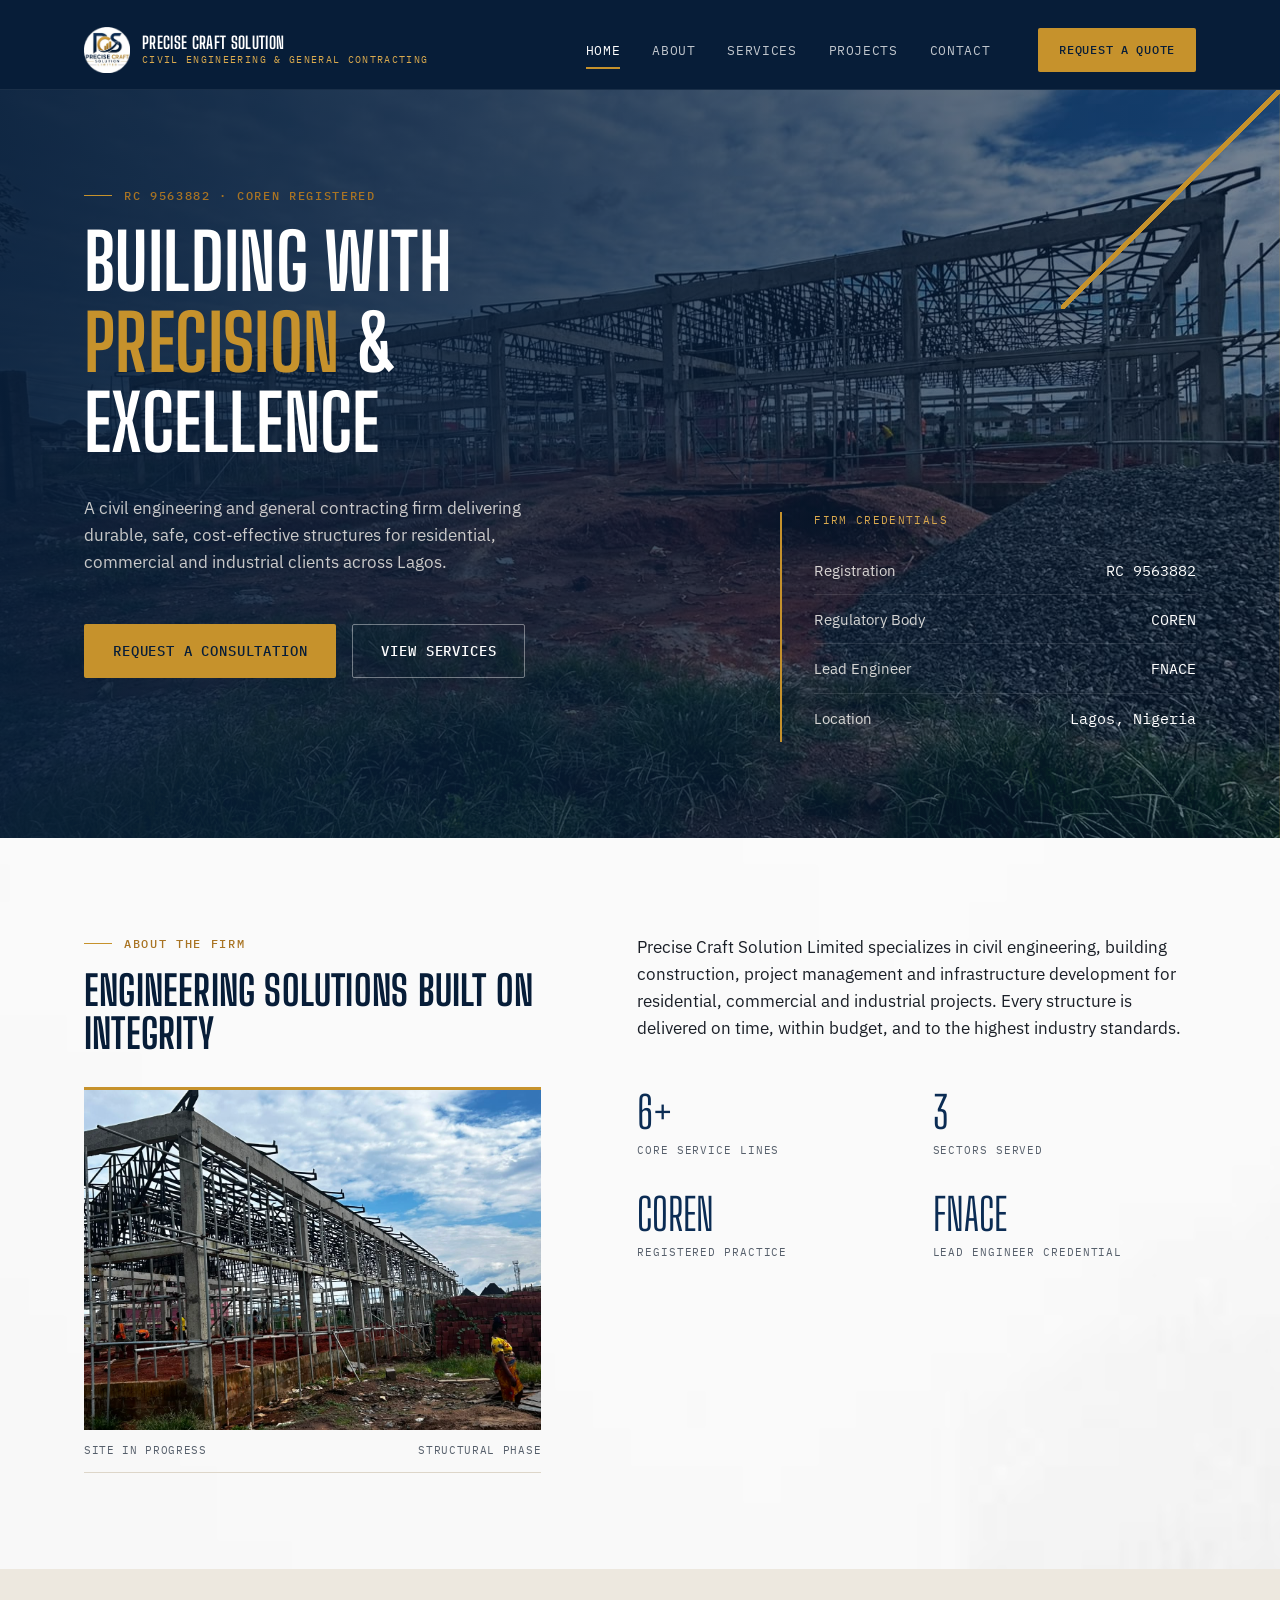
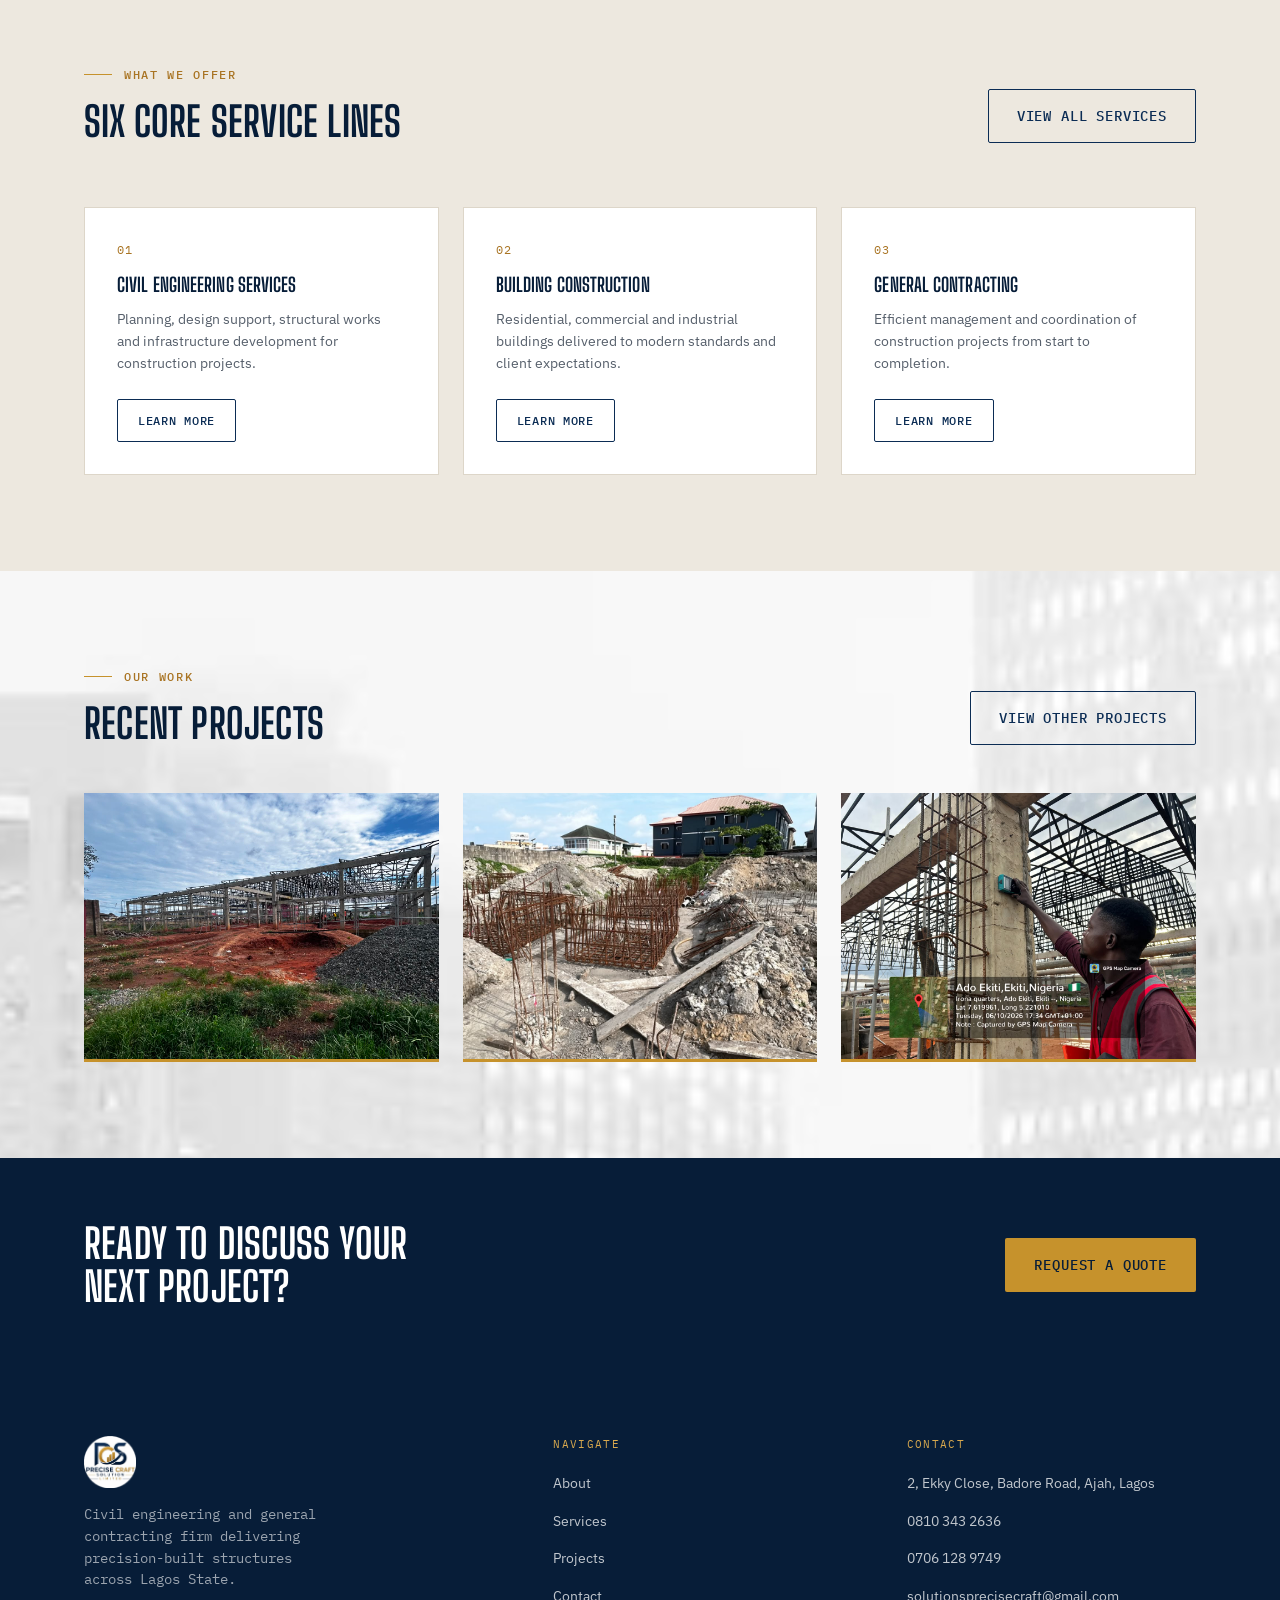
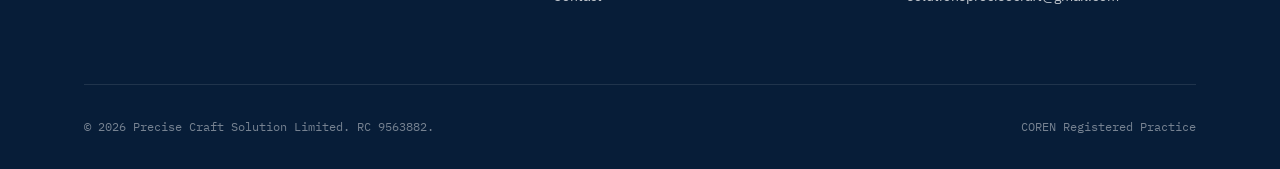
<file: index.html>
<!doctype html>
<html lang="en" class="no-js">
  <head>
    <script>
      document.documentElement.classList.replace("no-js", "js");
    </script>
    <link
      rel="preload"
      as="image"
      href="assets/images/works/IMG-20261025-WA0108.jpg"
    />
    <meta charset="UTF-8" />
    <meta name="viewport" content="width=device-width, initial-scale=1.0" />
    <title>
      Precise Craft Solution Limited | Civil Engineering & General Contracting
    </title>
    <meta
      name="description"
      content="Precise Craft Solution Limited is a COREN-registered civil engineering and general contracting firm delivering building construction, road works, renovation and project management across Lagos."
    />

    <meta
      property="og:title"
      content="Precise Craft Solution Limited | Civil Engineering & General Contracting"
    />
    <meta
      property="og:description"
      content="Precise Craft Solution Limited is a COREN-registered civil engineering and general contracting firm delivering building construction, road works, renovation and project management across Lagos"
    />
    <link rel="canonical" href="https://precisecraftsolution.com.ng/" />
    <meta
      property="og:image"
      content="https://precisecraftsolution.com.ng/assets/images/logo.png"
    />
    <meta property="og:url" content="https://precisecraftsolution.com.ng" />
    <meta property="og:type" content="website" />
    <meta name="twitter:card" content="summary_large_image" />

    <link rel="preconnect" href="https://fonts.googleapis.com" />
    <link rel="preconnect" href="https://fonts.gstatic.com" crossorigin />
    <link
      href="https://fonts.googleapis.com/css2?family=Big+Shoulders+Display:wght@600;700;800&family=IBM+Plex+Sans:wght@400;500;600&family=IBM+Plex+Mono:wght@400;500&display=swap"
      rel="stylesheet"
    />

    <link
      rel="icon"
      type="image/png"
      sizes="192x192"
      href="assets/Dsfavicon_io/android-chrome-192x192.png"
    />
    <link
      rel="icon"
      type="image/png"
      sizes="512x512"
      href="assets/Dsfavicon_io/android-chrome-512x512.png"
    />
    <link
      rel="apple-touch-icon"
      sizes="180x180"
      href="assets/Dsfavicon_io/apple-touch-icon.png"
    />
    <link
      rel="icon"
      type="image/png"
      sizes="32x32"
      href="assets/Dsfavicon_io/favicon-16x16.png"
    />
    <link
      rel="icon"
      type="image/png"
      sizes="16x16"
      href="assets/Dsfavicon_io/favicon-32x32.png"
    />
    <link rel="manifest" href="assets/Dsfavicon_io/site.webmanifest" />

    <link rel="stylesheet" href="css/variables.css" />
    <link rel="stylesheet" href="css/base.css" />
    <link rel="stylesheet" href="css/typography.css" />
    <link rel="stylesheet" href="css/components.css" />
    <link rel="stylesheet" href="css/home.css" />
  </head>
  <body>
    <!-- Page Loader -->
    <div class="page-loader" id="pageLoader">
      <div class="loader-logo"><img src="assets/images/logo.png" /></div>
      <div class="loader-bar"><div class="loader-fill"></div></div>
    </div>

    <a href="#main" class="visually-hidden">Skip to main content</a>

    <header class="site-header">
      <div class="container site-header__inner">
        <a href="index.html" class="site-header__brand">
          <img
            src="assets/images/logo.png"
            alt="Precise Craft Solution Limited logo"
          />
          <span class="site-header__brand-text"
            >Precise Craft Solution
            <span>Civil Engineering &amp; General Contracting</span>
          </span>
        </a>

        <nav class="site-nav" aria-label="Primary">
          <ul class="site-nav__list">
            <li><a href="index.html" aria-current="page">Home</a></li>
            <li><a href="about.html">About</a></li>
            <li><a href="services.html">Services</a></li>
            <li><a href="capabilities.html">Projects</a></li>
            <li><a href="contact.html">Contact</a></li>
          </ul>
          <a href="contact.html" class="btn btn-primary btn-small"
            >Request a Quote</a
          >
        </nav>

        <button
          class="nav-toggle"
          aria-label="Toggle menu"
          aria-expanded="false"
        >
          <span></span><span></span><span></span>
        </button>
      </div>
    </header>

    <main id="main">
      <!-- HERO -->
      <section class="hero">
        <div class="container hero__grid">
          <div>
            <p class="eyebrow">RC 9563882 · COREN Registered</p>
            <h1 class="hero__headline">
              Building With <em>Precision</em> &amp; Excellence
            </h1>
            <p class="hero__lead">
              A civil engineering and general contracting firm delivering
              durable, safe, cost-effective structures for residential,
              commercial and industrial clients across Lagos.
            </p>
            <div class="hero__actions">
              <a href="contact.html" class="btn btn-primary"
                >Request a Consultation</a
              >
              <a href="services.html" class="btn btn-outline-light"
                >View Services</a
              >
            </div>
          </div>

          <div class="hero__panel">
            <p class="hero__panel-label">Firm Credentials</p>
            <ul class="hero__panel-list">
              <li><span>Registration</span><span>RC 9563882</span></li>
              <li><span>Regulatory Body</span><span>COREN</span></li>
              <li><span>Lead Engineer</span><span>FNACE</span></li>
              <li><span>Location</span><span>Lagos, Nigeria</span></li>
            </ul>
          </div>
        </div>
      </section>

      <!-- INTRO / CAPACITY -->
      <section class="intro">
        <div class="container intro__grid">
          <div>
            <p class="eyebrow">About The Firm</p>
            <h2>Engineering Solutions Built On Integrity</h2>
            <div class="intro__media reveal" style="margin-top: var(--space-6)">
              <img
                src="assets/images/works/IMG-20261025-WA0107.jpg"
                alt="Concrete building structure under construction with scaffolding and site crane"
                loading="lazy"
              />
              <div class="intro__media-caption">
                <span>Site In Progress</span>
                <span>Structural Phase</span>
              </div>
            </div>
          </div>
          <div>
            <p class="lead">
              Precise Craft Solution Limited specializes in civil engineering,
              building construction, project management and infrastructure
              development for residential, commercial and industrial projects.
              Every structure is delivered on time, within budget, and to the
              highest industry standards.
            </p>

            <div class="intro__stats reveal">
              <div>
                <div class="stat__number">6+</div>
                <div class="stat__label">Core Service Lines</div>
              </div>
              <div>
                <div class="stat__number">3</div>
                <div class="stat__label">Sectors Served</div>
              </div>
              <div>
                <div class="stat__number">COREN</div>
                <div class="stat__label">Registered Practice</div>
              </div>
              <div>
                <div class="stat__number">FNACE</div>
                <div class="stat__label">Lead Engineer Credential</div>
              </div>
            </div>
          </div>
        </div>
      </section>

      <!-- SERVICES PREVIEW -->
      <section class="services-preview">
        <div class="container">
          <div class="services-preview__header">
            <div>
              <p class="eyebrow">What We Offer</p>
              <h2>Six Core Service Lines</h2>
            </div>
            <a href="services.html" class="btn btn-outline-dark"
              >View All Services</a
            >
          </div>

          <div class="service-grid">
            <article class="card reveal">
              <div class="card__index">01</div>
              <h3 class="card__title">Civil Engineering Services</h3>
              <p class="card__text">
                Planning, design support, structural works and infrastructure
                development for construction projects.
              </p>
              <a
                href="services.html#civil-engineering"
                class="btn btn-outline-dark btn-small"
                >Learn More</a
              >
            </article>

            <article class="card reveal">
              <div class="card__index">02</div>
              <h3 class="card__title">Building Construction</h3>
              <p class="card__text">
                Residential, commercial and industrial buildings delivered to
                modern standards and client expectations.
              </p>
              <a
                href="services.html#building-construction"
                class="btn btn-outline-dark btn-small"
                >Learn More</a
              >
            </article>

            <article class="card reveal">
              <div class="card__index">03</div>
              <h3 class="card__title">General Contracting</h3>
              <p class="card__text">
                Efficient management and coordination of construction projects
                from start to completion.
              </p>
              <a
                href="services.html#general-contracting"
                class="btn btn-outline-dark btn-small"
                >Learn More</a
              >
            </article>
          </div>
        </div>
      </section>

      <!-- RECENT WORK -->
      <section class="recent-work">
        <div class="container">
          <div class="recent-work__header">
            <div>
              <p class="eyebrow">Our Work</p>
              <h2>Recent Projects</h2>
            </div>
            <a href="capabilities.html" class="btn btn-outline-dark"
              >View Other Projects</a
            >
          </div>

          <div class="recent-work__grid">
            <figure class="recent-work__item reveal">
              <img
                src="assets/images/works/IMG-20261025-WA0100.jpg"
                alt=""
                loading="lazy"
                width="800"
                height="600"
              />
            </figure>
            <figure class="recent-work__item reveal">
              <img
                src="assets/images/works/IMG-20261025-WA0121.jpg"
                alt=""
                loading="lazy"
                width="800"
                height="600"
              />
            </figure>
            <figure class="recent-work__item reveal">
              <img
                src="assets/images/works/IMG-20261025-WA0103.jpg"
                alt=""
                loading="lazy"
                width="800"
                height="600"
              />
            </figure>
          </div>
        </div>
      </section>

      <!-- CTA BAND -->
      <section class="cta-band">
        <div class="container cta-band__inner">
          <h2>Ready To Discuss Your Next Project?</h2>
          <a href="contact.html" class="btn btn-primary">Request a Quote</a>
        </div>
      </section>
    </main>

    <footer class="site-footer">
      <div class="container">
        <div class="footer-grid">
          <div>
            <img
              src="assets/images/logo.png"
              alt="Precise Craft Solution Limited"
              style="height: 52px; width: 52px"
            />
            <p class="footer-brand__text">
              Civil engineering and general contracting firm delivering
              precision-built structures across Lagos State.
            </p>
          </div>
          <div>
            <p class="footer-heading">Navigate</p>
            <ul class="footer-list">
              <li><a href="about.html">About</a></li>
              <li><a href="services.html">Services</a></li>
              <li><a href="capabilities.html">Projects</a></li>
              <li><a href="contact.html">Contact</a></li>
            </ul>
          </div>
          <div>
            <p class="footer-heading">Contact</p>
            <ul class="footer-list">
              <li><span>2, Ekky Close, Badore Road, Ajah, Lagos</span></li>
              <li><a href="https://wa.me/2348103432636">0810 343 2636</a></li>
              <li>
                <a href="tel:+2347061289749" target="_blank">0706 128 9749</a>
              </li>
              <li>
                <a href="mailto:solutionsprecisecraft@gmail.com"
                  >solutionsprecisecraft@gmail.com</a
                >
              </li>
            </ul>
          </div>
        </div>
        <div class="footer-bottom">
          <span>&copy; 2026 Precise Craft Solution Limited. RC 9563882.</span>
          <span>COREN Registered Practice</span>
        </div>
      </div>
    </footer>

    <script src="js/main.js"></script>
  </body>
</html>
</file>
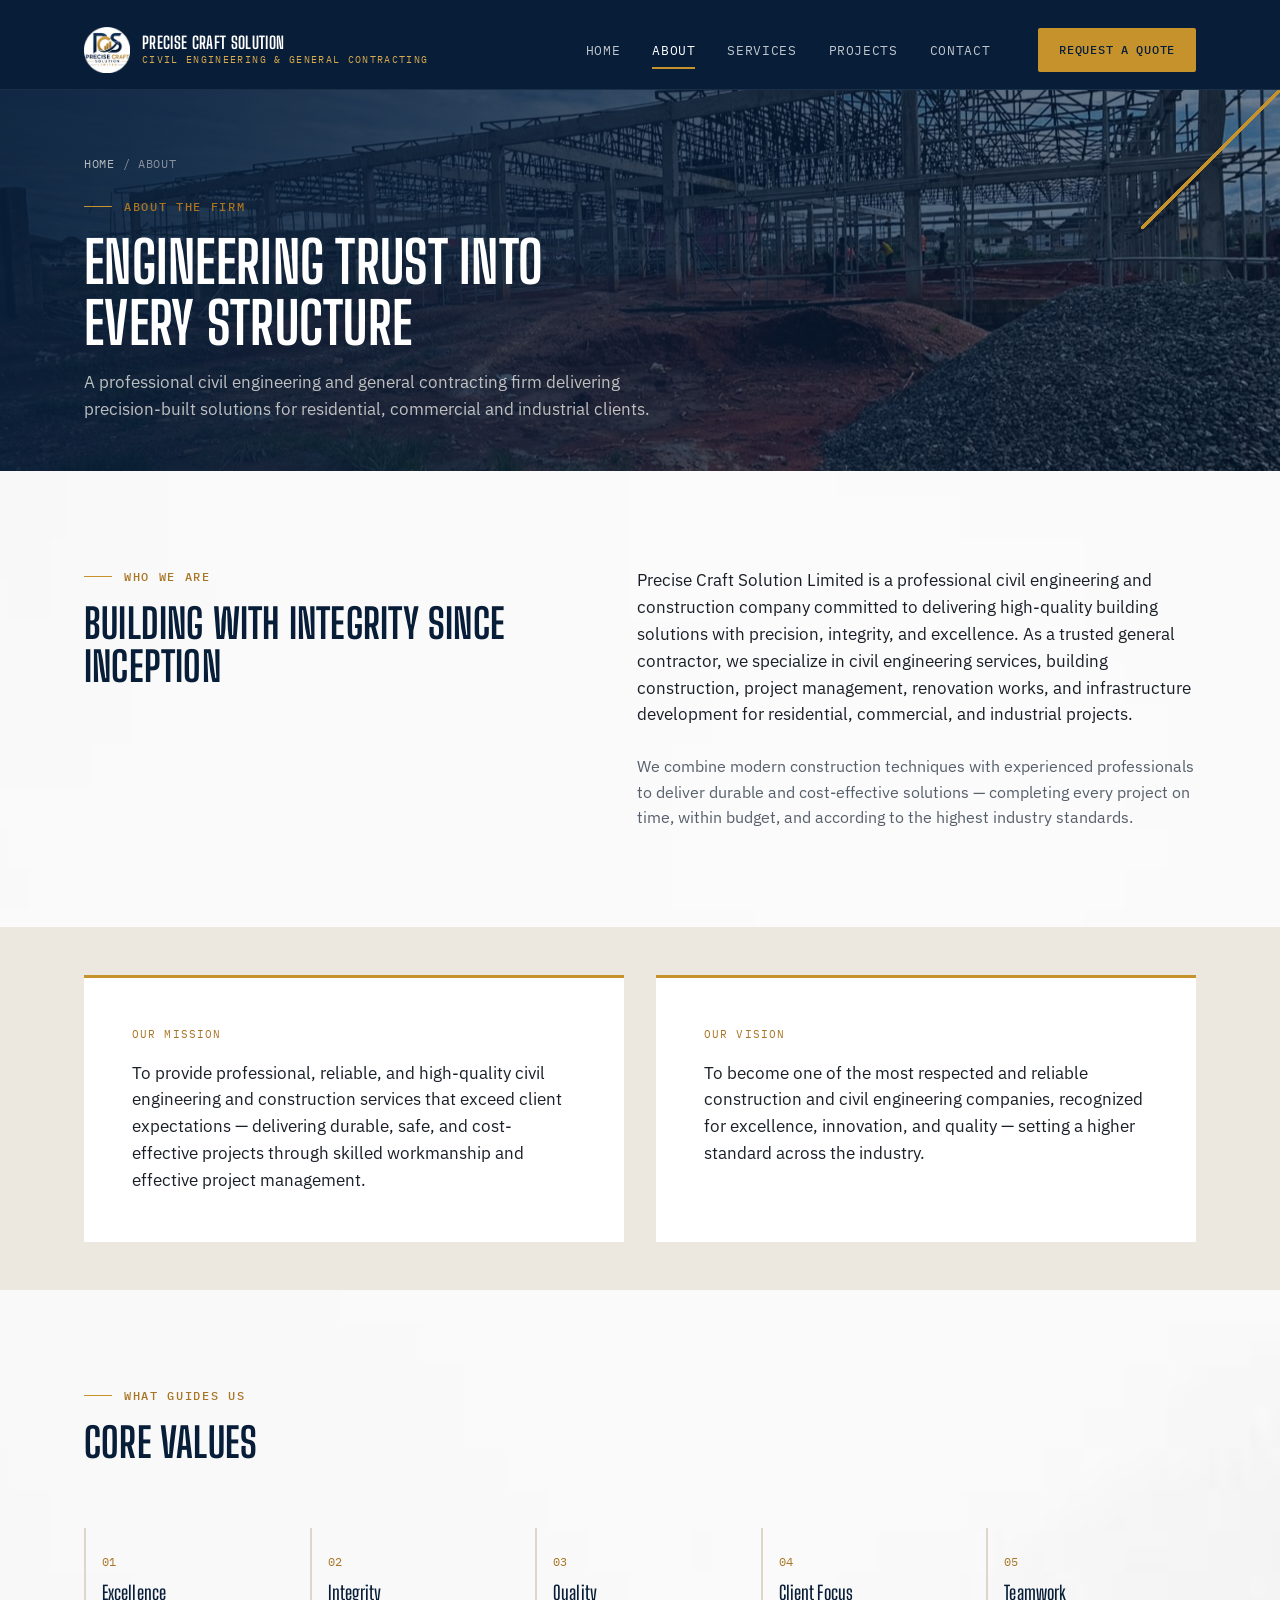
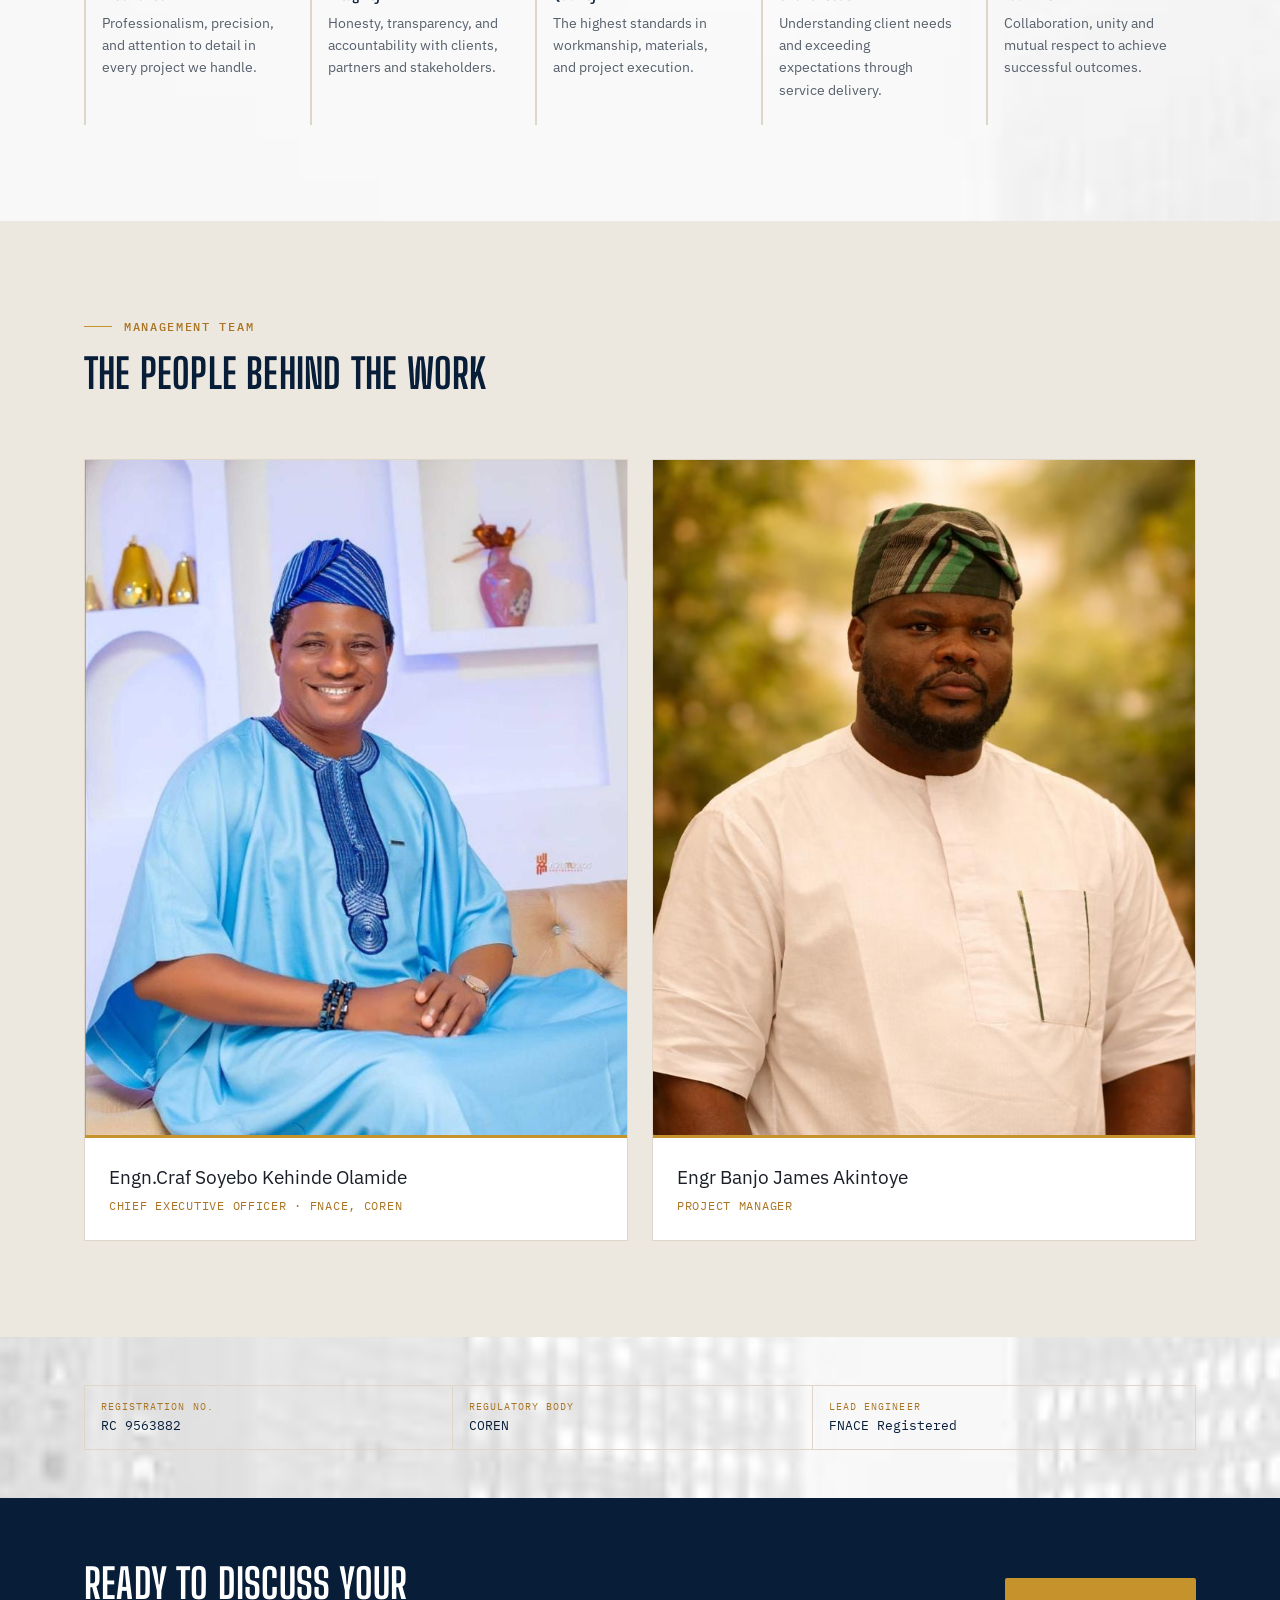
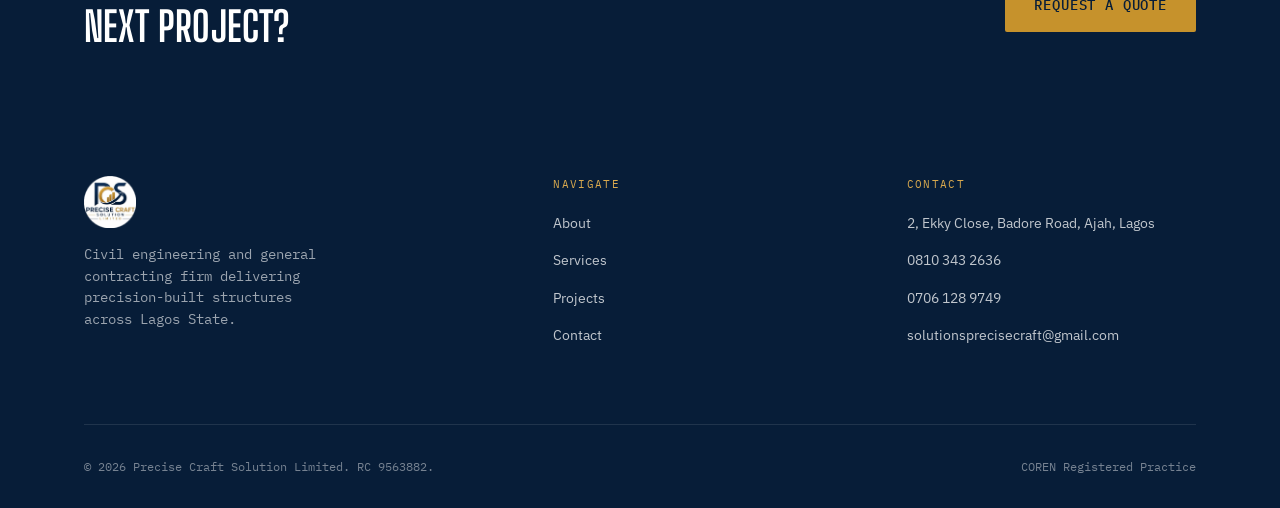
<file: about.html>
<!DOCTYPE html>
<html lang="en" class="no-js">
<head>
  <script>document.documentElement.classList.replace('no-js','js');</script>
  <meta charset="UTF-8">
  <meta name="viewport" content="width=device-width, initial-scale=1.0">
  <title>About Us | Precise Craft Solution Limited</title>
  <meta name="description" content="Precise Craft Solution Limited — a COREN-registered civil engineering and general contracting firm. Learn our mission, values and meet the management team.">

   <meta
      property="og:title"
      content="Precise Craft Solution Limited | Civil Engineering & General Contracting"
    />
    <meta
      property="og:description"
      content="Precise Craft Solution Limited is a COREN-registered civil engineering and general contracting firm delivering building construction, road works, renovation and project management across Lagos"
    />
    <link rel="canonical" href="https://precisecraftsolution.com.ng/">
    <meta property="og:image" content="https://precisecraftsolution.com.ng/assets/images/logo.png" />
    <meta property="og:url" content="https://precisecraftsolution.com.ng" />
    <meta property="og:type" content="website" />
    <meta name="twitter:card" content="summary_large_image" />

    
  <link rel="preconnect" href="https://fonts.googleapis.com">
  <link rel="preconnect" href="https://fonts.gstatic.com" crossorigin>
  <link href="https://fonts.googleapis.com/css2?family=Big+Shoulders+Display:wght@600;700;800&family=IBM+Plex+Sans:wght@400;500;600&family=IBM+Plex+Mono:wght@400;500&display=swap" rel="stylesheet">
  
   <link rel="icon" type="image/png" sizes="192x192" href="assets/Dsfavicon_io/android-chrome-192x192.png">
    <link rel="icon" type="image/png" sizes="512x512" href="assets/Dsfavicon_io/android-chrome-512x512.png">
   <link rel="apple-touch-icon" sizes="180x180" href="assets/Dsfavicon_io/apple-touch-icon.png">
   <link rel="icon" type="image/png" sizes="32x32" href="assets/Dsfavicon_io/favicon-16x16.png">
   <link rel="icon" type="image/png" sizes="16x16" href="assets/Dsfavicon_io/favicon-32x32.png">
   <link rel="manifest" href="assets/Dsfavicon_io/site.webmanifest">
   
  <link rel="stylesheet" href="css/variables.css">
  <link rel="stylesheet" href="css/base.css">
  <link rel="stylesheet" href="css/typography.css">
  <link rel="stylesheet" href="css/components.css">
  <link rel="stylesheet" href="css/home.css">
  <link rel="stylesheet" href="css/about.css">
</head>
<body>

   <!-- Page Loader -->
    <div class="page-loader" id="pageLoader">
      <div class="loader-logo"><img src="assets/images/logo.png"></div>
      <div class="loader-bar"><div class="loader-fill"></div></div>
    </div>

  <a href="#main" class="visually-hidden">Skip to main content</a>

  <header class="site-header">
    <div class="container site-header__inner">
      <a href="index.html" class="site-header__brand">
        <img src="assets/images/logo.png" alt="Precise Craft Solution Limited logo">
        <span class="site-header__brand-text">Precise Craft Solution
          <span>Civil Engineering &amp; General Contracting</span>
        </span>
      </a>

      <nav class="site-nav" aria-label="Primary">
        <ul class="site-nav__list">
          <li><a href="index.html">Home</a></li>
          <li><a href="about.html" aria-current="page">About</a></li>
          <li><a href="services.html">Services</a></li>
          <li><a href="capabilities.html">Projects</a></li>
          <li><a href="contact.html">Contact</a></li>
        </ul>
        <a href="contact.html" class="btn btn-primary btn-small">Request a Quote</a>
      </nav>

      <button class="nav-toggle" aria-label="Toggle menu" aria-expanded="false">
        <span></span><span></span><span></span>
      </button>
    </div>
  </header>

  <main id="main">

    <section class="page-hero">
      <div class="container">
        <p class="breadcrumb"><a href="index.html">Home</a> / About</p>
        <p class="eyebrow">About The Firm</p>
        <h1 class="page-hero__title">Engineering Trust Into Every Structure</h1>
        <p class="page-hero__lead">A professional civil engineering and general contracting firm delivering precision-built solutions for residential, commercial and industrial clients.</p>
      </div>
    </section>

    <!-- COMPANY OVERVIEW -->
    <section class="section">
      <div class="container intro__grid">
        <div>
          <p class="eyebrow">Who We Are</p>
          <h2>Building With Integrity Since Inception</h2>
        </div>
        <div>
          <p class="lead">Precise Craft Solution Limited is a professional civil engineering and construction company committed to delivering high-quality building solutions with precision, integrity, and excellence. As a trusted general contractor, we specialize in civil engineering services, building construction, project management, renovation works, and infrastructure development for residential, commercial, and industrial projects.</p>
          <br>
          <p>We combine modern construction techniques with experienced professionals to deliver durable and cost-effective solutions — completing every project on time, within budget, and according to the highest industry standards.</p>
        </div>
      </div>
    </section>

    <!-- MISSION / VISION -->
    <section class="section section--alt section--tight">
      <div class="container">
        <div class="mv-grid">
          <div class="mv-panel reveal">
            <p class="mv-panel__label">Our Mission</p>
            <p class="lead">To provide professional, reliable, and high-quality civil engineering and construction services that exceed client expectations — delivering durable, safe, and cost-effective projects through skilled workmanship and effective project management.</p>
          </div>
          <div class="mv-panel reveal">
            <p class="mv-panel__label">Our Vision</p>
            <p class="lead">To become one of the most respected and reliable construction and civil engineering companies, recognized for excellence, innovation, and quality — setting a higher standard across the industry.</p>
          </div>
        </div>
      </div>
    </section>

    <!-- CORE VALUES -->
    <section class="section">
      <div class="container">
        <div class="section__header">
          <p class="eyebrow">What Guides Us</p>
          <h2>Core Values</h2>
        </div>

        <div class="values-grid">
          <div class="value-item reveal">
            <div class="value-item__num">01</div>
            <h4>Excellence</h4>
            <p>Professionalism, precision, and attention to detail in every project we handle.</p>
          </div>
          <div class="value-item reveal">
            <div class="value-item__num">02</div>
            <h4>Integrity</h4>
            <p>Honesty, transparency, and accountability with clients, partners and stakeholders.</p>
          </div>
          <div class="value-item reveal">
            <div class="value-item__num">03</div>
            <h4>Quality</h4>
            <p>The highest standards in workmanship, materials, and project execution.</p>
          </div>
          <div class="value-item reveal">
            <div class="value-item__num">04</div>
            <h4>Client Focus</h4>
            <p>Understanding client needs and exceeding expectations through service delivery.</p>
          </div>
          <div class="value-item reveal">
            <div class="value-item__num">05</div>
            <h4>Teamwork</h4>
            <p>Collaboration, unity and mutual respect to achieve successful outcomes.</p>
          </div>
        </div>
      </div>
    </section>

    <!-- TEAM -->
    <section class="section section--alt">
      <div class="container">
        <div class="section__header">
          <p class="eyebrow">Management Team</p>
          <h2>The People Behind The Work</h2>
        </div>

        <div class="team-grid">
          <div class="team-card reveal">
            <div class="team-card__photo"><img src="assets/images/Ceo.jpg"></div>
            <div class="team-card__body">
              <div class="team-card__name">Engn.Craf Soyebo Kehinde Olamide</div>
              <div class="team-card__role">Chief Executive Officer · FNACE, COREN</div>
            </div>
          </div>

          <div class="team-card reveal">
            <div class="team-card__photo"><img src="assets/images/mr-banjo.jpg"></div>
            <div class="team-card__body">
              <div class="team-card__name">Engr Banjo James Akintoye</div>
              <div class="team-card__role">Project Manager</div>
            </div>
          </div>


        </div>
      </div>
    </section>

    <!-- CREDENTIALS TITLE BLOCK -->
    <section class="section--tight">
      <div class="container">
        <div class="title-block title-block--light">
          <div class="title-block__cell">
            <span class="title-block__label">Registration No.</span>
            <span class="title-block__value">RC 9563882</span>
          </div>
          <div class="title-block__cell">
            <span class="title-block__label">Regulatory Body</span>
            <span class="title-block__value">COREN</span>
          </div>
          <div class="title-block__cell">
            <span class="title-block__label">Lead Engineer</span>
            <span class="title-block__value">FNACE Registered</span>
          </div>
        </div>
      </div>
    </section>

    <!-- CTA -->
    <section class="cta-band">
      <div class="container cta-band__inner">
        <h2>Ready To Discuss Your Next Project?</h2>
        <a href="contact.html" class="btn btn-primary">Request a Quote</a>
      </div>
    </section>

  </main>

  <footer class="site-footer">
    <div class="container">
      <div class="footer-grid">
        <div>
          <img src="assets/images/logo.png" alt="Precise Craft Solution Limited" style="height:52px;width:52px;">
          <p class="footer-brand__text">Civil engineering and general contracting firm delivering precision-built structures across Lagos State.</p>
        </div>
        <div>
          <p class="footer-heading">Navigate</p>
          <ul class="footer-list">
            <li><a href="about.html">About</a></li>
            <li><a href="services.html">Services</a></li>
            <li><a href="capabilities.html">Projects</a></li>
            <li><a href="contact.html">Contact</a></li>
          </ul>
        </div>
        <div>
          <p class="footer-heading">Contact</p>
          <ul class="footer-list">
            <li><span>2, Ekky Close, Badore Road, Ajah, Lagos</span></li>
            <li><a href="https://wa.me/2348103432636">0810 343 2636</a></li>
            <li><a href="tel:+2347061289749" target="_blank">0706 128 9749</a></li>
            <li><a href="mailto:solutionsprecisecraft@gmail.com">solutionsprecisecraft@gmail.com</a></li>
          </ul>
        </div>
      </div>
      <div class="footer-bottom">
        <span>&copy; 2026 Precise Craft Solution Limited. RC 9563882.</span>
        <span>COREN Registered Practice</span>
      </div>
    </div>
  </footer>

  <script src="js/main.js"></script>
</body>
</html>
</file>
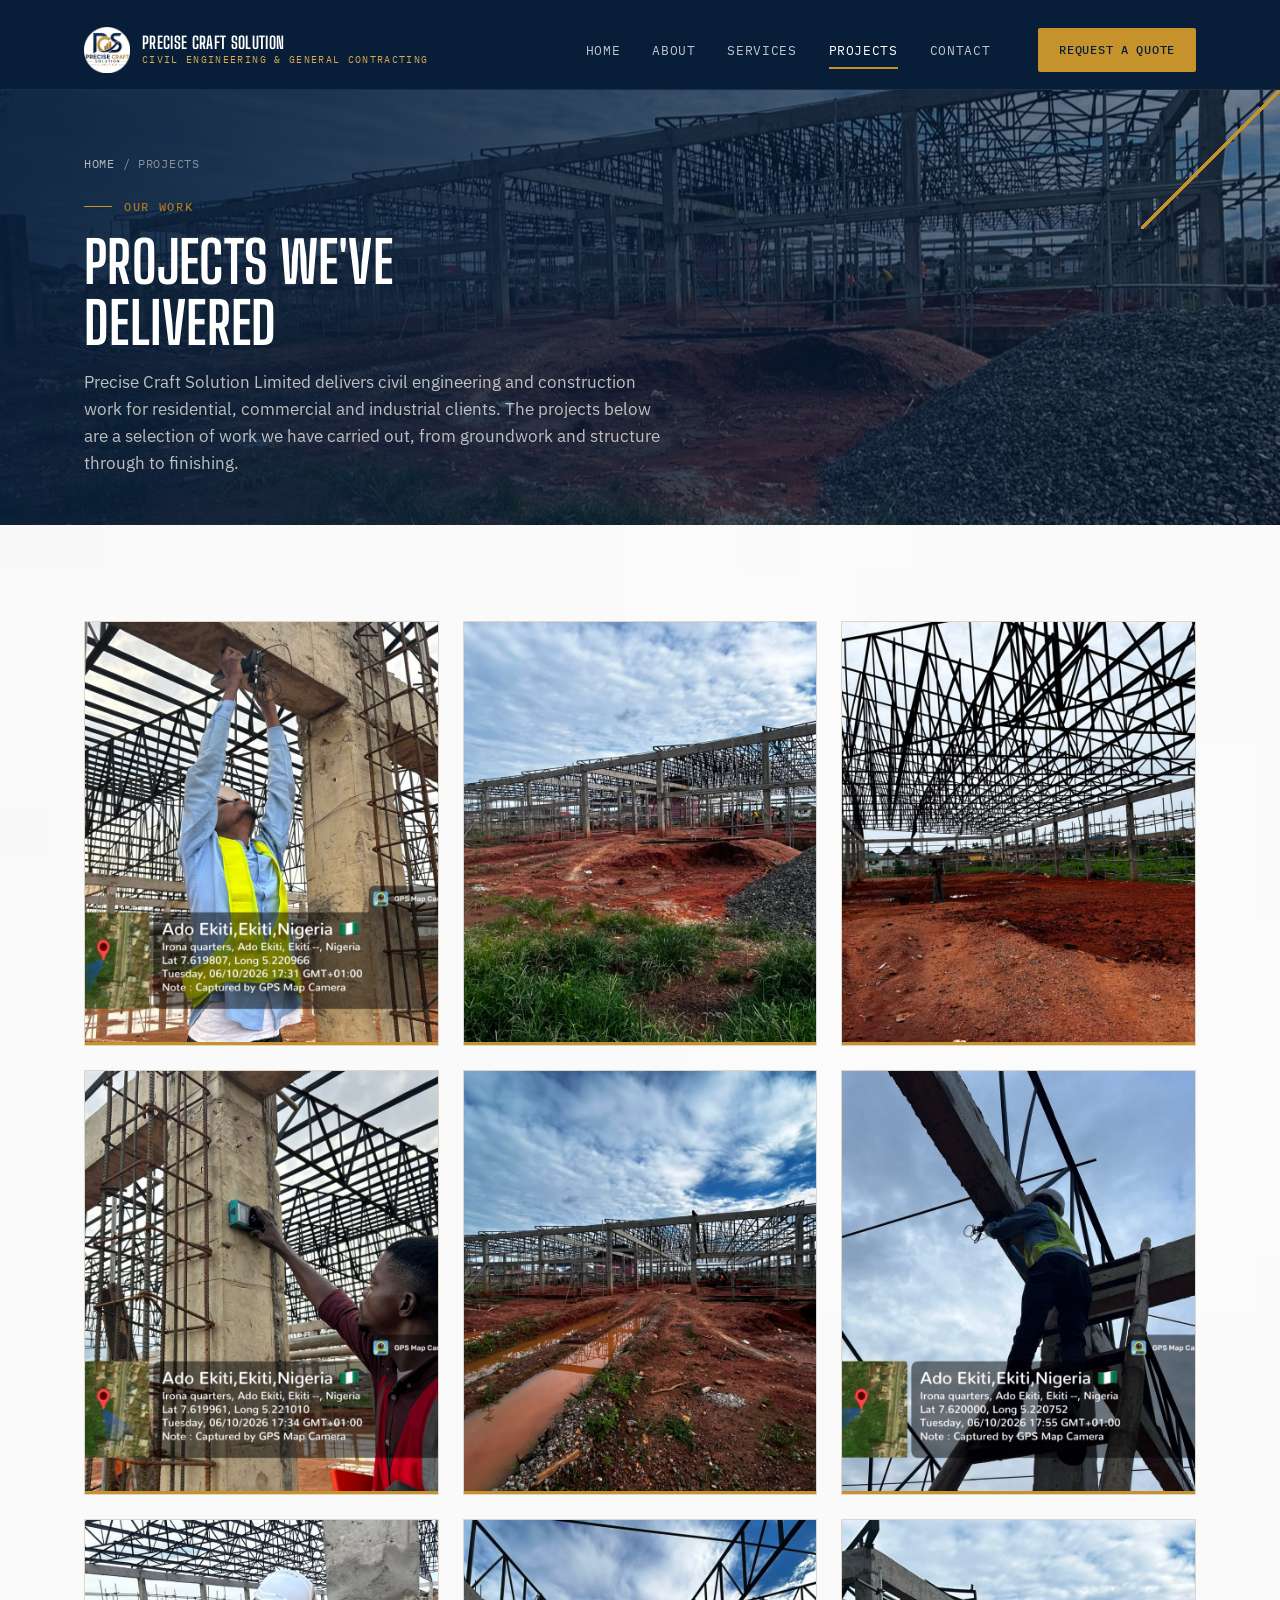
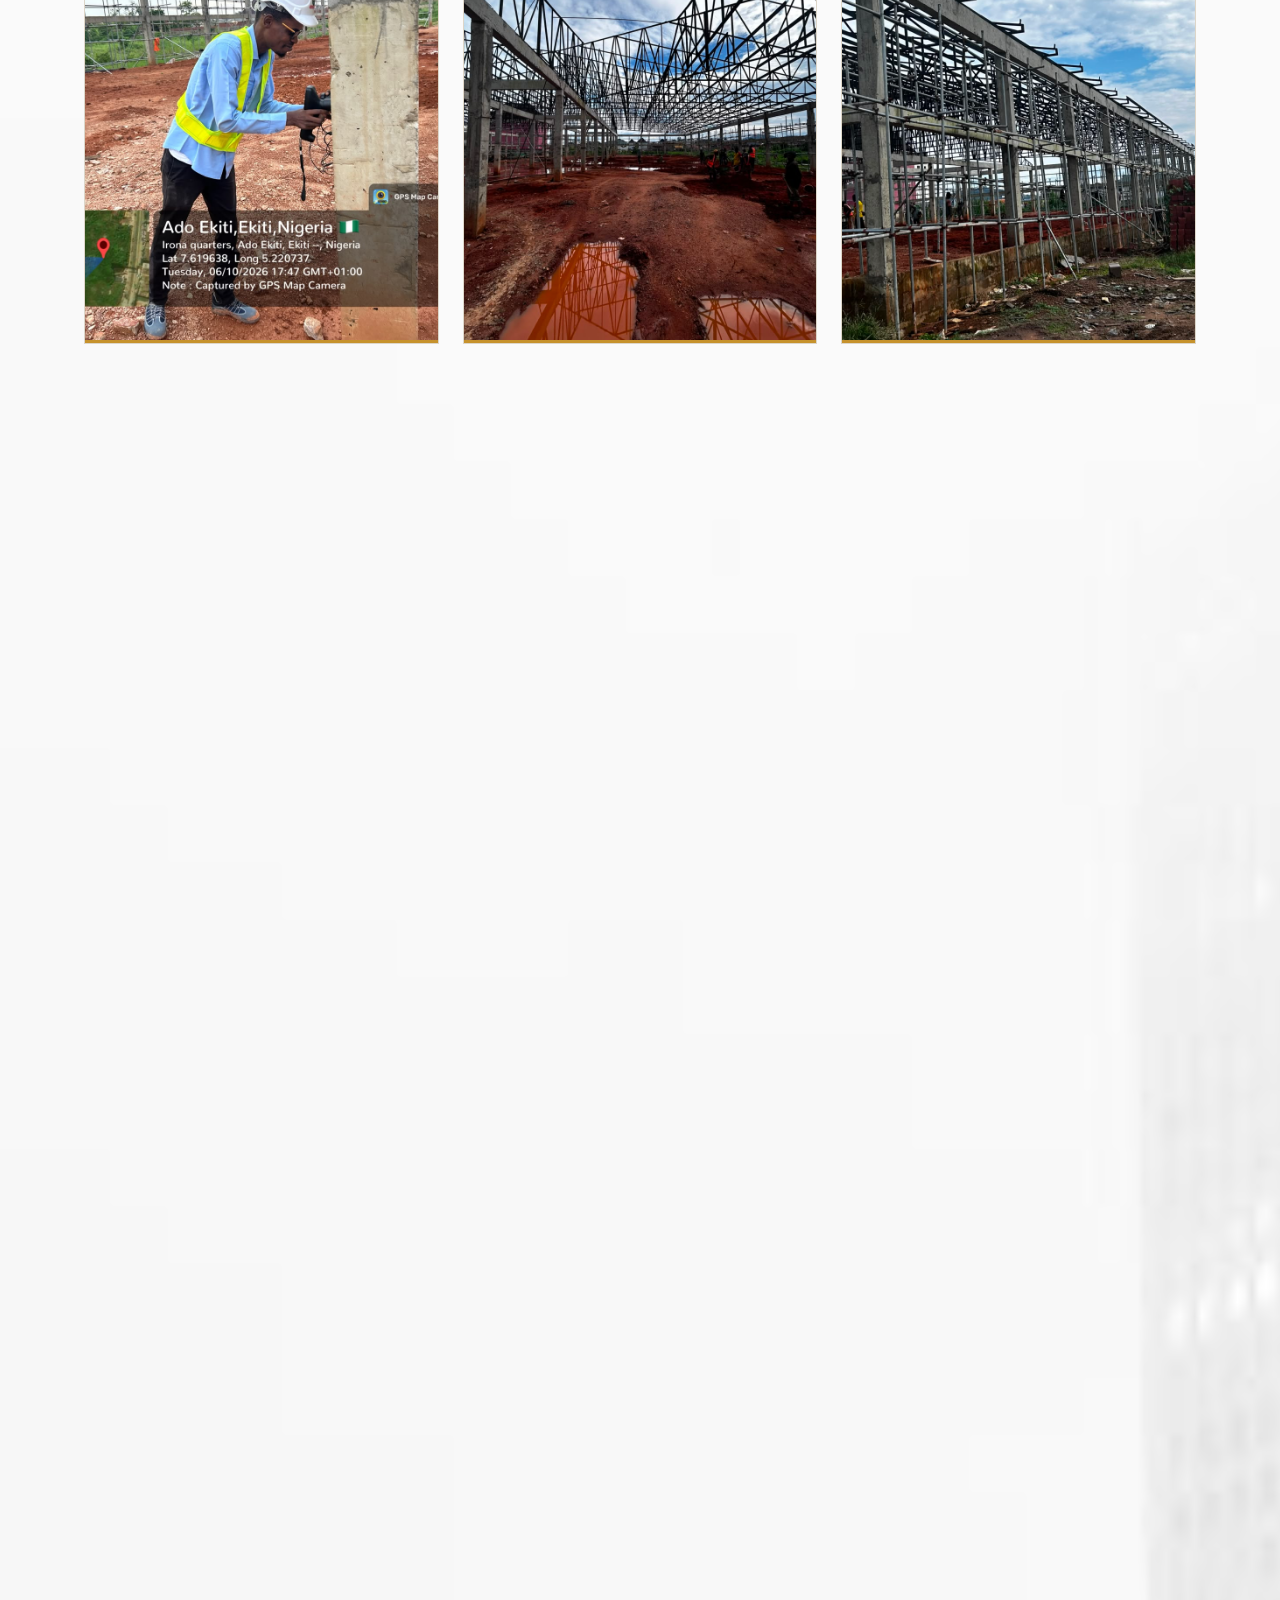
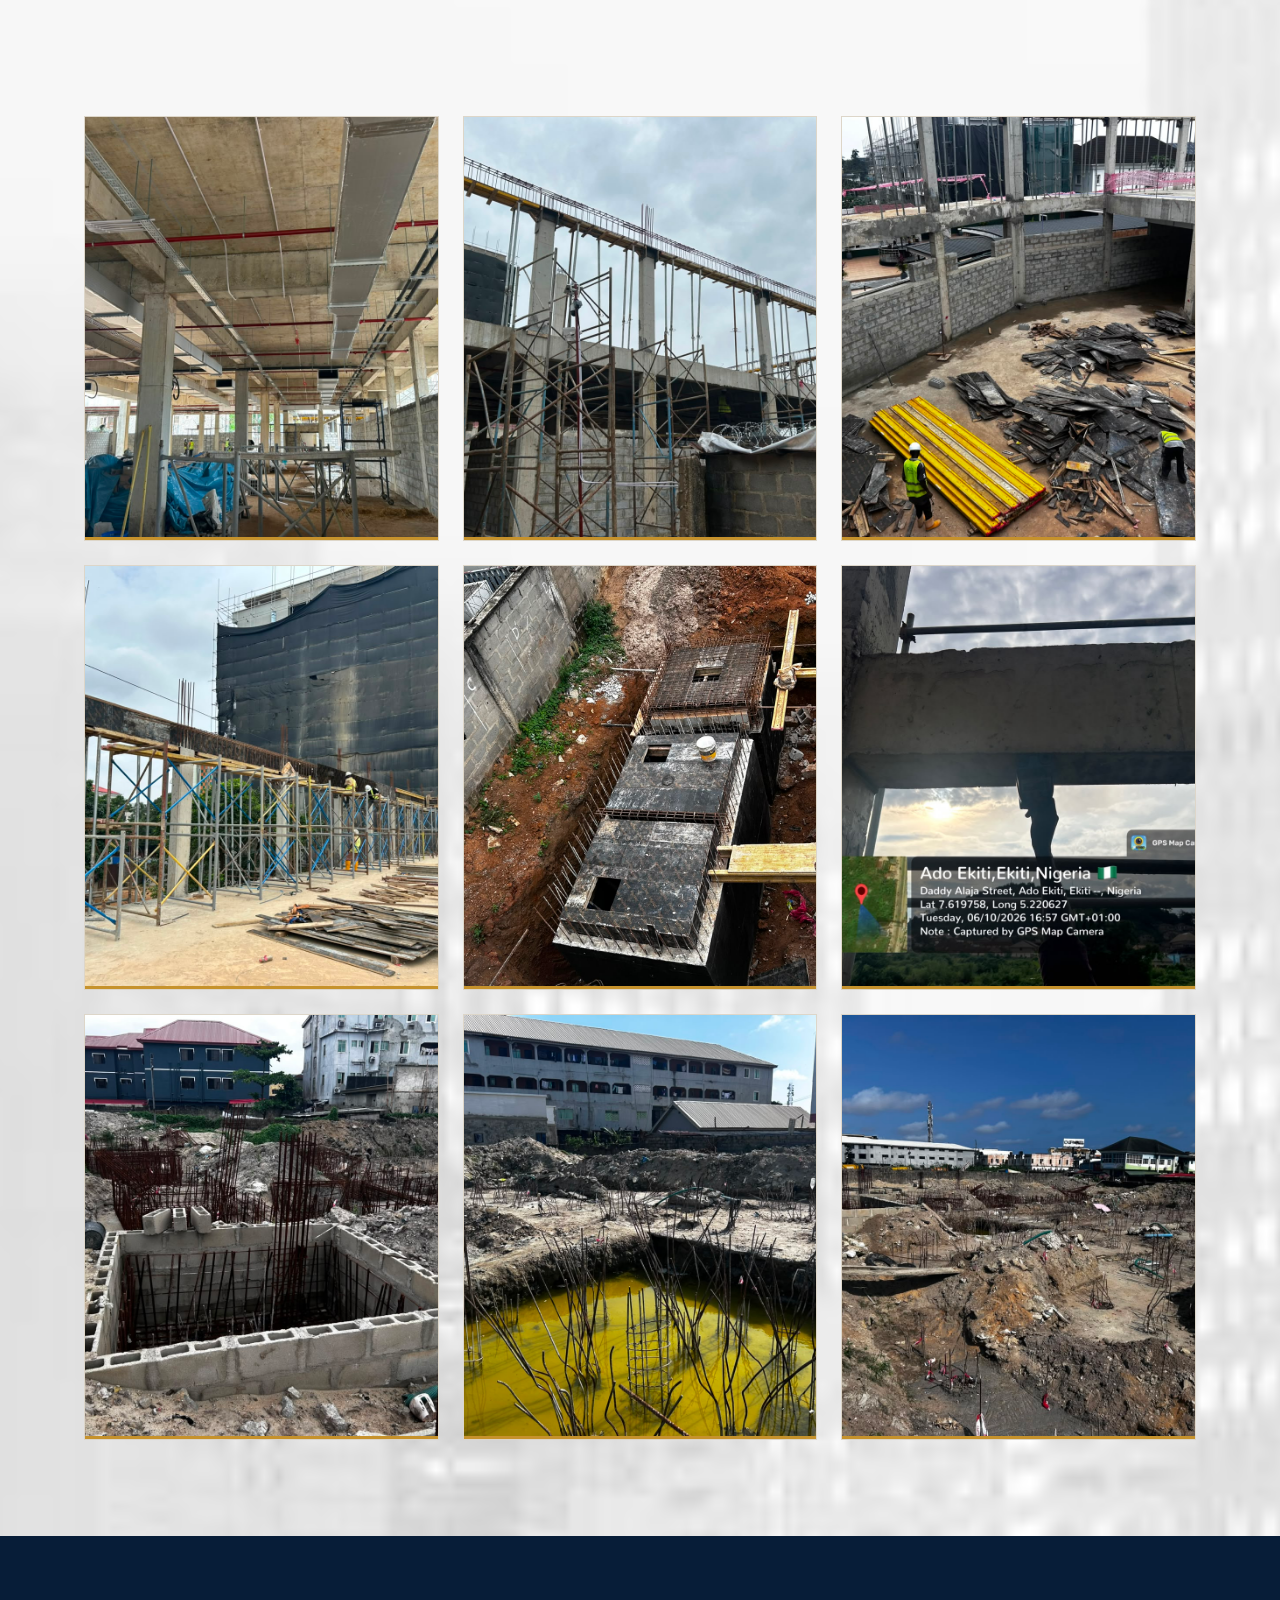
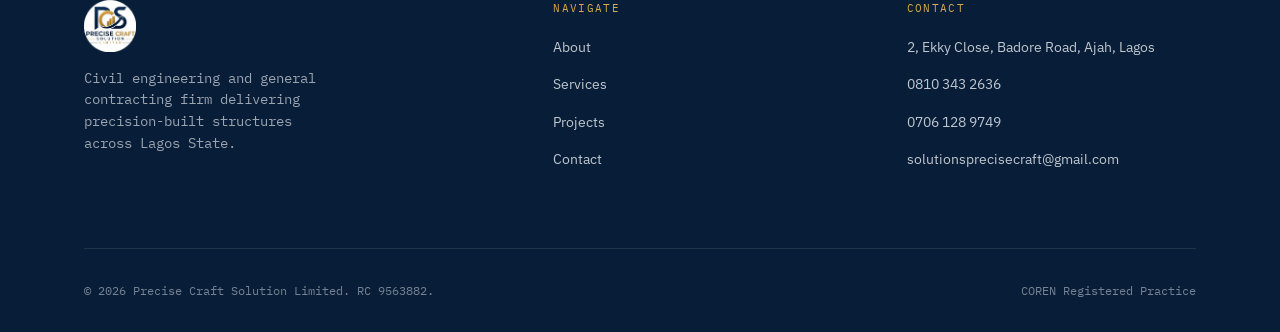
<file: capabilities.html>
<!DOCTYPE html>
<html lang="en" class="no-js">
<head>
  <script>document.documentElement.classList.replace('no-js','js');</script>
  <meta charset="UTF-8">
  <meta name="viewport" content="width=device-width, initial-scale=1.0">
  <title>Projects | Precise Craft Solution Limited.</title>
  <meta name="description" content="Selected projects completed by Precise Craft Solution Limited."/>
   <meta 
      property="og:title"
      content="Precise Craft Solution Limited | Civil Engineering & General Contracting"
    />
    <meta
      property="og:description"
      content="Precise Craft Solution Limited is a COREN-registered civil engineering and general contracting firm delivering building construction, road works, renovation and project management across Lagos"
    />
    <link rel="canonical" href="https://precisecraftsolution.com.ng/">
     <meta property="og:image" content="https://precisecraftsolution.com.ng/assets/images/logo.png" />
    <meta property="og:url" content="https://precisecraftsolution.com.ng" />
    <meta property="og:type" content="website" />
    <meta name="twitter:card" content="summary_large_image" />

    
  <link rel="preconnect" href="https://fonts.googleapis.com">
  <link rel="preconnect" href="https://fonts.gstatic.com" crossorigin>
  <link href="https://fonts.googleapis.com/css2?family=Big+Shoulders+Display:wght@600;700;800&family=IBM+Plex+Sans:wght@400;500;600&family=IBM+Plex+Mono:wght@400;500&display=swap" rel="stylesheet">
  
 <link rel="icon" type="image/png" sizes="192x192" href="assets/Dsfavicon_io/android-chrome-192x192.png">
    <link rel="icon" type="image/png" sizes="512x512" href="assets/Dsfavicon_io/android-chrome-512x512.png">
   <link rel="apple-touch-icon" sizes="180x180" href="assets/Dsfavicon_io/apple-touch-icon.png">
   <link rel="icon" type="image/png" sizes="32x32" href="assets/Dsfavicon_io/favicon-16x16.png">
   <link rel="icon" type="image/png" sizes="16x16" href="assets/Dsfavicon_io/favicon-32x32.png">
   <link rel="manifest" href="assets/Dsfavicon_io/site.webmanifest">

  <link rel="stylesheet" href="css/variables.css">
  <link rel="stylesheet" href="css/base.css">
  <link rel="stylesheet" href="css/typography.css">
  <link rel="stylesheet" href="css/components.css">
  <link rel="stylesheet" href="css/home.css">
  <link rel="stylesheet" href="css/capabilities.css">
</head>
<body>

   <!-- Page Loader -->
    <div class="page-loader" id="pageLoader">
      <div class="loader-logo"><img src="assets/images/logo.png"></div>
      <div class="loader-bar"><div class="loader-fill"></div></div>
    </div>

  <a href="#main" class="visually-hidden">Skip to main content</a>

  <header class="site-header">
    <div class="container site-header__inner">
      <a href="index.html" class="site-header__brand">
        <img src="assets/images/logo.png" alt="Precise Craft Solution Limited logo">
        <span class="site-header__brand-text">Precise Craft Solution
          <span>Civil Engineering &amp; General Contracting</span>
        </span>
      </a>

      <nav class="site-nav" aria-label="Primary">
        <ul class="site-nav__list">
          <li><a href="index.html">Home</a></li>
          <li><a href="about.html">About</a></li>
          <li><a href="services.html">Services</a></li>
          <li><a href="capabilities.html" aria-current="page">Projects</a></li>
          <li><a href="contact.html">Contact</a></li>
        </ul>
        <a href="contact.html" class="btn btn-primary btn-small">Request a Quote</a>
      </nav>

      <button class="nav-toggle" aria-label="Toggle menu" aria-expanded="false">
        <span></span><span></span><span></span>
      </button>
    </div>
  </header>

  <main id="main">

   <section class="page-hero">
  <div class="container">
    <p class="breadcrumb"><a href="index.html">Home</a> / Projects</p>
    <p class="eyebrow">Our Work</p>
    <h1 class="page-hero__title">Projects We've Delivered</h1>
     <p class="page-hero__lead">Precise Craft Solution Limited delivers civil engineering and construction work for residential, commercial and industrial clients. The projects below are a selection of work we have carried out, from groundwork and structure through to finishing.</p>
  </div>
</section>

    <section class="section">
  <div class="container">
    <div class="works-grid">
     
      <figure class="work-card reveal">
        <img src="assets/images/works/IMG-20261025-WA0098.jpg" alt="Project completed by Precise Craft Solution" loading="lazy" width="800" height="600">
      </figure>
     
      <figure class="work-card reveal">
        <img src="assets/images/works/IMG-20261025-WA0100.jpg" alt="Project completed by Precise Craft Solution" loading="lazy" width="800" height="600">
      </figure>
      <figure class="work-card reveal">
        <img src="assets/images/works/IMG-20261025-WA0101.jpg" alt="Project completed by Precise Craft Solution" loading="lazy" width="800" height="600">
      </figure>
      <figure class="work-card reveal">
        <img src="assets/images/works/IMG-20261025-WA0103.jpg" alt="Project completed by Precise Craft Solution" loading="lazy" width="800" height="600">
      </figure>
      <figure class="work-card reveal">
        <img src="assets/images/works/IMG-20261025-WA0104.jpg" alt="Project completed by Precise Craft Solution" loading="lazy" width="800" height="600">
      </figure>
       <figure class="work-card reveal">
        <img src="assets/images/works/IMG-20261025-WA0097.jpg" alt="Project completed by Precise Craft Solution" loading="lazy" width="800" height="600">
      </figure>
      <figure class="work-card reveal">
        <img src="assets/images/works/IMG-20261025-WA0105.jpg" alt="Project completed by Precise Craft Solution" loading="lazy" width="800" height="600">
      </figure>
      <figure class="work-card reveal">
        <img src="assets/images/works/IMG-20261025-WA0106.jpg" alt="Project completed by Precise Craft Solution" loading="lazy" width="800" height="600">
      </figure>
      <figure class="work-card reveal">
        <img src="assets/images/works/IMG-20261025-WA0107.jpg" alt="Project completed by Precise Craft Solution" loading="lazy" width="800" height="600">
      </figure>
      <figure class="work-card reveal">
        <img src="assets/images/works/IMG-20261025-WA0108.jpg" alt="Project completed by Precise Craft Solution" loading="lazy" width="800" height="600">
      </figure>
      <figure class="work-card reveal">
        <img src="assets/images/works/IMG-20261025-WA0109.jpg" alt="Project completed by Precise Craft Solution" loading="lazy" width="800" height="600">
      </figure>
      <figure class="work-card reveal">
        <img src="assets/images/works/IMG-20261025-WA0110.jpg" alt="Project completed by Precise Craft Solution" loading="lazy" width="800" height="600">
      </figure>
      <figure class="work-card reveal">
        <img src="assets/images/works/IMG-20261025-WA0111.jpg" alt="Project completed by Precise Craft Solution" loading="lazy" width="800" height="600">
      </figure>
      <figure class="work-card reveal">
        <img src="assets/images/works/IMG-20261025-WA0123.jpg" alt="Project completed by Precise Craft Solution" loading="lazy" width="800" height="600">
      </figure>
      <figure class="work-card reveal">
        <img src="assets/images/works/IMG-20261025-WA0124.jpg" alt="Project completed by Precise Craft Solution" loading="lazy" width="800" height="600">
      </figure>
      <figure class="work-card reveal">
        <img src="assets/images/works/IMG-20261025-WA0121.jpg" alt="Project completed by Precise Craft Solution" loading="lazy" width="800" height="600">
      </figure>
       <figure class="work-card reveal">
        <img src="assets/images/works/IMG-20261025-WA0099.jpg" alt="Project completed by Precise Craft Solution" loading="lazy" width="800" height="600">
      </figure>
      <figure class="work-card reveal">
        <img src="assets/images/works/IMG-20261025-WA0112.jpg" alt="Project completed by Precise Craft Solution" loading="lazy" width="800" height="600">
      </figure>
      <figure class="work-card reveal">
        <img src="assets/images/works/IMG-20261025-WA0113.jpg" alt="Project completed by Precise Craft Solution" loading="lazy" width="800" height="600">
      </figure>
      <figure class="work-card reveal">
        <img src="assets/images/works/IMG-20261025-WA0114.jpg" alt="Project completed by Precise Craft Solution" loading="lazy" width="800" height="600">
      </figure>
      <figure class="work-card reveal">
        <img src="assets/images/works/IMG-20261025-WA0115.jpg" alt="Project completed by Precise Craft Solution" loading="lazy" width="800" height="600">
      </figure>
      <figure class="work-card reveal">
        <img src="assets/images/works/IMG-20261025-WA0116.jpg" alt="Project completed by Precise Craft Solution" loading="lazy" width="800" height="600">
      </figure>
      <figure class="work-card reveal">
        <img src="assets/images/works/IMG-20261025-WA0117.jpg" alt="Project completed by Precise Craft Solution" loading="lazy" width="800" height="600">
      </figure>
       <figure class="work-card reveal">
        <img src="assets/images/works/IMG-20261025-WA0102.jpg" alt="Project completed by Precise Craft Solution" loading="lazy" width="800" height="600">
      </figure>
      <figure class="work-card reveal">
        <img src="assets/images/works/IMG-20261025-WA0118.jpg" alt="Project completed by Precise Craft Solution" loading="lazy" width="800" height="600">
      </figure>
      <figure class="work-card reveal">
        <img src="assets/images/works/IMG-20261025-WA0119.jpg" alt="Project completed by Precise Craft Solution" loading="lazy" width="800" height="600">
      </figure>
      <figure class="work-card reveal">
        <img src="assets/images/works/IMG-20261025-WA0120.jpg" alt="Project completed by Precise Craft Solution" loading="lazy" width="800" height="600">
      </figure>
      <!-- copy the figure block for each photo -->
    </div>
  </div>
</section>

  <footer class="site-footer">
    <div class="container">
      <div class="footer-grid">
        <div>
          <img src="assets/images/logo.png" alt="Precise Craft Solution Limited" style="height:52px;width:52px;">
          <p class="footer-brand__text">Civil engineering and general contracting firm delivering precision-built structures across Lagos State.</p>
        </div>
        <div>
          <p class="footer-heading">Navigate</p>
          <ul class="footer-list">
            <li><a href="about.html">About</a></li>
            <li><a href="services.html">Services</a></li>
            <li><a href="capabilities.html">Projects</a></li>
            <li><a href="contact.html">Contact</a></li>
          </ul>
        </div>
        <div>
          <p class="footer-heading">Contact</p>
          <ul class="footer-list">
            <li><span>2, Ekky Close, Badore Road, Ajah, Lagos</span></li>
            <li><a href="https://wa.me/2348103432636">0810 343 2636</a></li>
            <li><a href="tel:+2347061289749" target="_blank">0706 128 9749</a></li>
            <li><a href="mailto:solutionsprecisecraft@gmail.com">solutionsprecisecraft@gmail.com</a></li>
          </ul>
        </div>
      </div>
      <div class="footer-bottom">
        <span>&copy; 2026 Precise Craft Solution Limited. RC 9563882.</span>
        <span>COREN Registered Practice</span>
      </div>
    </div>
  </footer>

  <script src="js/main.js"></script>
</body>
</html>
</file>
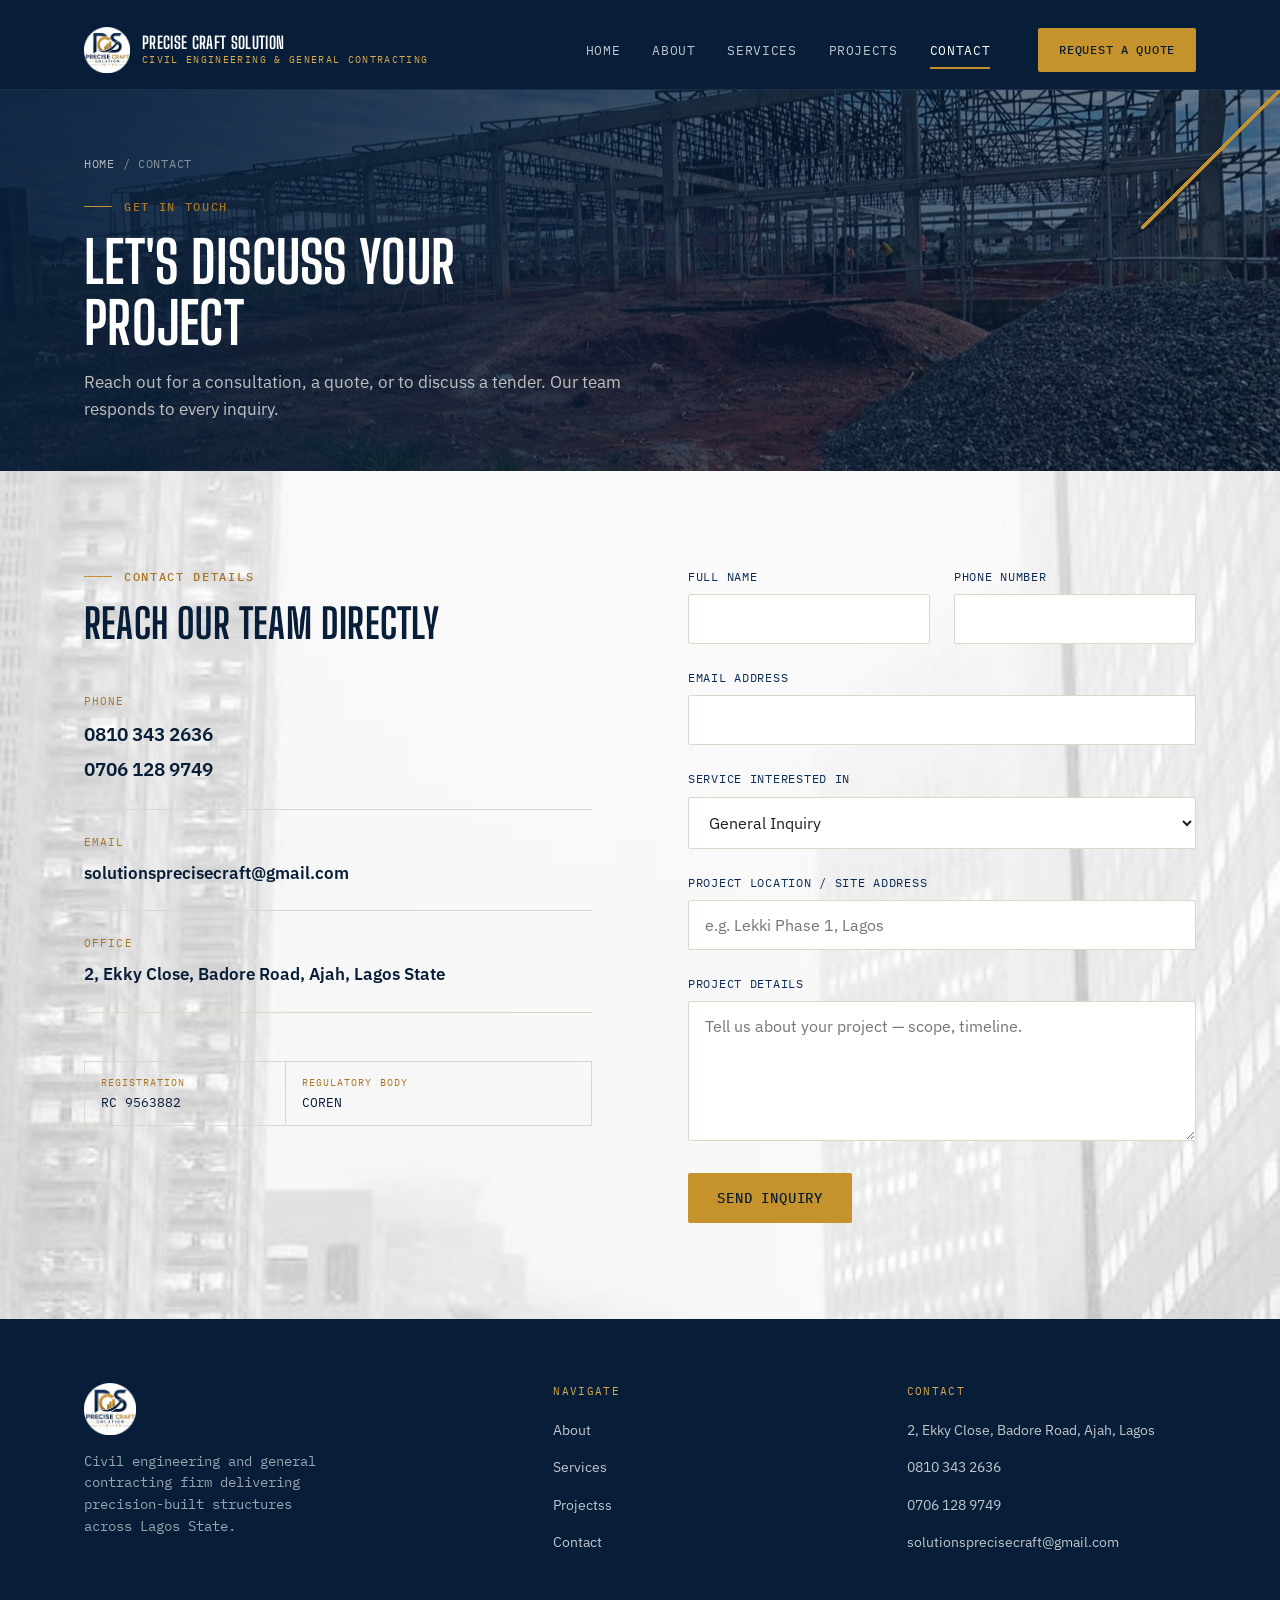
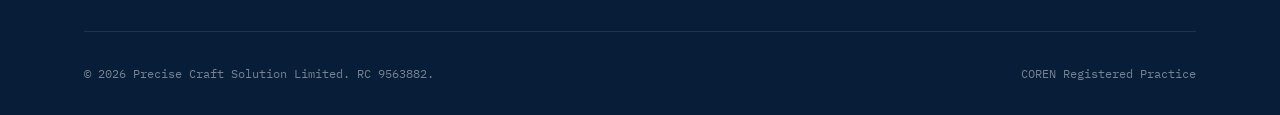
<file: contact.html>
<!DOCTYPE html>
<html lang="en" class="no-js">
<head>
  <script>document.documentElement.classList.replace('no-js','js');</script>
  <meta charset="UTF-8">
  <meta name="viewport" content="width=device-width, initial-scale=1.0">
  <title>Contact Us | Precise Craft Solution Limited</title>
  <meta name="description" content="Get in touch with Precise Craft Solution Limited for civil engineering and construction inquiries. Based in Ajah, Lagos.">

   <meta
      property="og:title"
      content="Precise Craft Solution Limited | Civil Engineering & General Contracting"
    />
    <meta
      property="og:description"
      content="Precise Craft Solution Limited is a COREN-registered civil engineering and general contracting firm delivering building construction, road works, renovation and project management across Lagos"
    />
    <link rel="canonical" href="https://precisecraftsolution.com.ng/">
     <meta property="og:image" content="https://precisecraftsolution.com.ng/assets/images/logo.png" />
    <meta property="og:url" content="https://precisecraftsolution.com.ng" />
    <meta property="og:type" content="website" />
    <meta name="twitter:card" content="summary_large_image" />

    
  <link rel="preconnect" href="https://fonts.googleapis.com">
  <link rel="preconnect" href="https://fonts.gstatic.com" crossorigin>
  <link href="https://fonts.googleapis.com/css2?family=Big+Shoulders+Display:wght@600;700;800&family=IBM+Plex+Sans:wght@400;500;600&family=IBM+Plex+Mono:wght@400;500&display=swap" rel="stylesheet">
   
    <link rel="icon" type="image/png" sizes="192x192" href="assets/Dsfavicon_io/android-chrome-192x192.png">
    <link rel="icon" type="image/png" sizes="512x512" href="assets/Dsfavicon_io/android-chrome-512x512.png">
   <link rel="apple-touch-icon" sizes="180x180" href="assets/Dsfavicon_io/apple-touch-icon.png">
   <link rel="icon" type="image/png" sizes="32x32" href="assets/Dsfavicon_io/favicon-16x16.png">
   <link rel="icon" type="image/png" sizes="16x16" href="assets/Dsfavicon_io/favicon-32x32.png">
   <link rel="manifest" href="assets/Dsfavicon_io/site.webmanifest">

  <link rel="stylesheet" href="css/variables.css">
  <link rel="stylesheet" href="css/base.css">
  <link rel="stylesheet" href="css/typography.css">
  <link rel="stylesheet" href="css/components.css">
  <link rel="stylesheet" href="css/home.css">
  <link rel="stylesheet" href="css/contact.css">
</head>
<body>

   <!-- Page Loader -->
    <div class="page-loader" id="pageLoader">
      <div class="loader-logo"><img src="assets/images/logo.png"></div>
      <div class="loader-bar"><div class="loader-fill"></div></div>
    </div>

  <a href="#main" class="visually-hidden">Skip to main content</a>

  <header class="site-header">
    <div class="container site-header__inner">
      <a href="index.html" class="site-header__brand">
        <img src="assets/images/logo.png" alt="Precise Craft Solution Limited logo">
        <span class="site-header__brand-text">Precise Craft Solution
          <span>Civil Engineering &amp; General Contracting</span>
        </span>
      </a>

      <nav class="site-nav" aria-label="Primary">
        <ul class="site-nav__list">
          <li><a href="index.html">Home</a></li>
          <li><a href="about.html">About</a></li>
          <li><a href="services.html">Services</a></li>
          <li><a href="capabilities.html">Projects</a></li>
          <li><a href="contact.html" aria-current="page">Contact</a></li>
        </ul>
        <a href="contact.html" class="btn btn-primary btn-small">Request a Quote</a>
      </nav>

      <button class="nav-toggle" aria-label="Toggle menu" aria-expanded="false">
        <span></span><span></span><span></span>
      </button>
    </div>
  </header>

  <main id="main">

    <section class="page-hero">
      <div class="container">
        <p class="breadcrumb"><a href="index.html">Home</a> / Contact</p>
        <p class="eyebrow">Get In Touch</p>
        <h1 class="page-hero__title">Let's Discuss Your Project</h1>
        <p class="page-hero__lead">Reach out for a consultation, a quote, or to discuss a tender. Our team responds to every inquiry.</p>
      </div>
    </section>

    <section class="section">
      <div class="container contact-grid">

        <!-- CONTACT INFO -->
        <div>
          <p class="eyebrow">Contact Details</p>
          <h2>Reach Our Team Directly</h2>

          <div style="margin-top: var(--space-7);">
            <div class="contact-info__item">
              <div class="contact-info__label">Phone</div>
              <div class="contact-info__value"><a href="https://wa.me/2348103432636">0810 343 2636</a></div>
              <div class="contact-info__value" style="margin-top: 4px;"><a href="tel:+2347061289749" target="_blank">0706 128 9749</a></div>
            </div>
            <div class="contact-info__item">
              <div class="contact-info__label">Email</div>
              <div class="contact-info__value" style="font-size: var(--text-body-lg);"><a href="mailto:solutionsprecisecraft@gmail.com">solutionsprecisecraft@gmail.com</a></div>
            </div>
            <div class="contact-info__item">
              <div class="contact-info__label">Office</div>
              <div class="contact-info__value" style="font-size: var(--text-body-lg);">2, Ekky Close, Badore Road, Ajah, Lagos State</div>
            </div>
          </div>

          <div style="margin-top: var(--space-7);">
            <div class="title-block title-block--light">
              <div class="title-block__cell">
                <span class="title-block__label">Registration</span>
                <span class="title-block__value">RC 9563882</span>
              </div>
              <div class="title-block__cell">
                <span class="title-block__label">Regulatory Body</span>
                <span class="title-block__value">COREN</span>
              </div>
            </div>
          </div>
        </div>

        <!-- FORM -->
         <div class="form-notice" id="form-sent" role="status">
  <strong>Thank you.</strong> Your inquiry has been sent. Our team will get back to you shortly.
</div>

          <!-- HANDOFF NOTE: currently posting to Bastech's email for testing.
               Before final delivery, change the action below to:
               https://formsubmit.co/solutionsprecisecraft@gmail.com
               Client's inbox will need a one-time FormSubmit activation click
               the first time a submission is sent to that address. -->
          <form action=" https://formsubmit.co/solutionsprecisecraft@gmail.com" id="inquiry-form" method="POST">
            <input type="hidden" name="_subject" value="New Website Inquiry — Precise Craft Solution">
            <input type="hidden" name="_captcha" value="false">
            <input type="hidden" name="_next" value="https://precisesolution.netlify.app/contact?sent=true">
            <input type="text" name="_honey" style="display:none" tabindex="-1" autocomplete="off">

            <div class="form-row">
              <div class="field">
                <label for="name">Full Name</label>
                <input type="text" id="name" name="Full Name" required>
              </div>
              <div class="field">
                <label for="phone">Phone Number</label>
                <input type="tel" id="phone" name="Phone Number" required>
              </div>
            </div>

            <div class="field">
              <label for="email">Email Address</label>
              <input type="email" id="email" name="Email Address" required>
            </div>

            <div class="field">
              <label for="service-select">Service Interested In</label>
              <select id="service-select" name="Service Interested In">
                <option value="">General Inquiry</option>
                <option value="Civil Engineering Services">Civil Engineering Services</option>
                <option value="Building Construction">Building Construction</option>
                <option value="General Contracting">General Contracting</option>
                <option value="Road Construction & Rehabilitation">Road Construction &amp; Rehabilitation</option>
                <option value="Renovation & Remodeling">Renovation &amp; Remodeling</option>
                <option value="Project Management & Supervision">Project Management &amp; Supervision</option>
              </select>
            </div>

            <div class="field">
              <label for="location">Project Location / Site Address</label>
              <input type="text" id="location" name="Project Location" required placeholder="e.g. Lekki Phase 1, Lagos">
            </div>

            <div class="field">
              <label for="message">Project Details</label>
              <textarea id="message" name="Project Details" required placeholder="Tell us about your project — scope, timeline."></textarea>
            </div>

            <button type="submit" class="btn btn-primary">Send Inquiry</button>
          </form>
        </div>

      </div>
    </section>

  </main>

  <footer class="site-footer">
    <div class="container">
      <div class="footer-grid">
        <div>
          <img src="assets/images/logo.png" alt="Precise Craft Solution Limited" style="height:52px;width:52px;">
          <p class="footer-brand__text">Civil engineering and general contracting firm delivering precision-built structures across Lagos State.</p>
        </div>
        <div>
          <p class="footer-heading">Navigate</p>
          <ul class="footer-list">
            <li><a href="about.html">About</a></li>
            <li><a href="services.html">Services</a></li>
            <li><a href="capabilities.html">Projectss</a></li>
            <li><a href="contact.html">Contact</a></li>
          </ul>
        </div>
        <div>
          <p class="footer-heading">Contact</p>
          <ul class="footer-list">
            <li><span>2, Ekky Close, Badore Road, Ajah, Lagos</span></li>
            <li><a href="https://wa.me/2348103432636">0810 343 2636</a></li>
           <li> <a href="tel:+2347061289749" target="_blank">0706 128 9749</a></li>
            <li><a href="mailto:solutionsprecisecraft@gmail.com">solutionsprecisecraft@gmail.com</a></li>
          </ul>
        </div>
      </div>
      <div class="footer-bottom">
        <span>&copy; 2026 Precise Craft Solution Limited. RC 9563882.</span>
        <span>COREN Registered Practice</span>
      </div>
    </div>
  </footer>

  <script src="js/main.js"></script>
  <script src="js/contact.js"></script>
</body>
</html>
</file>
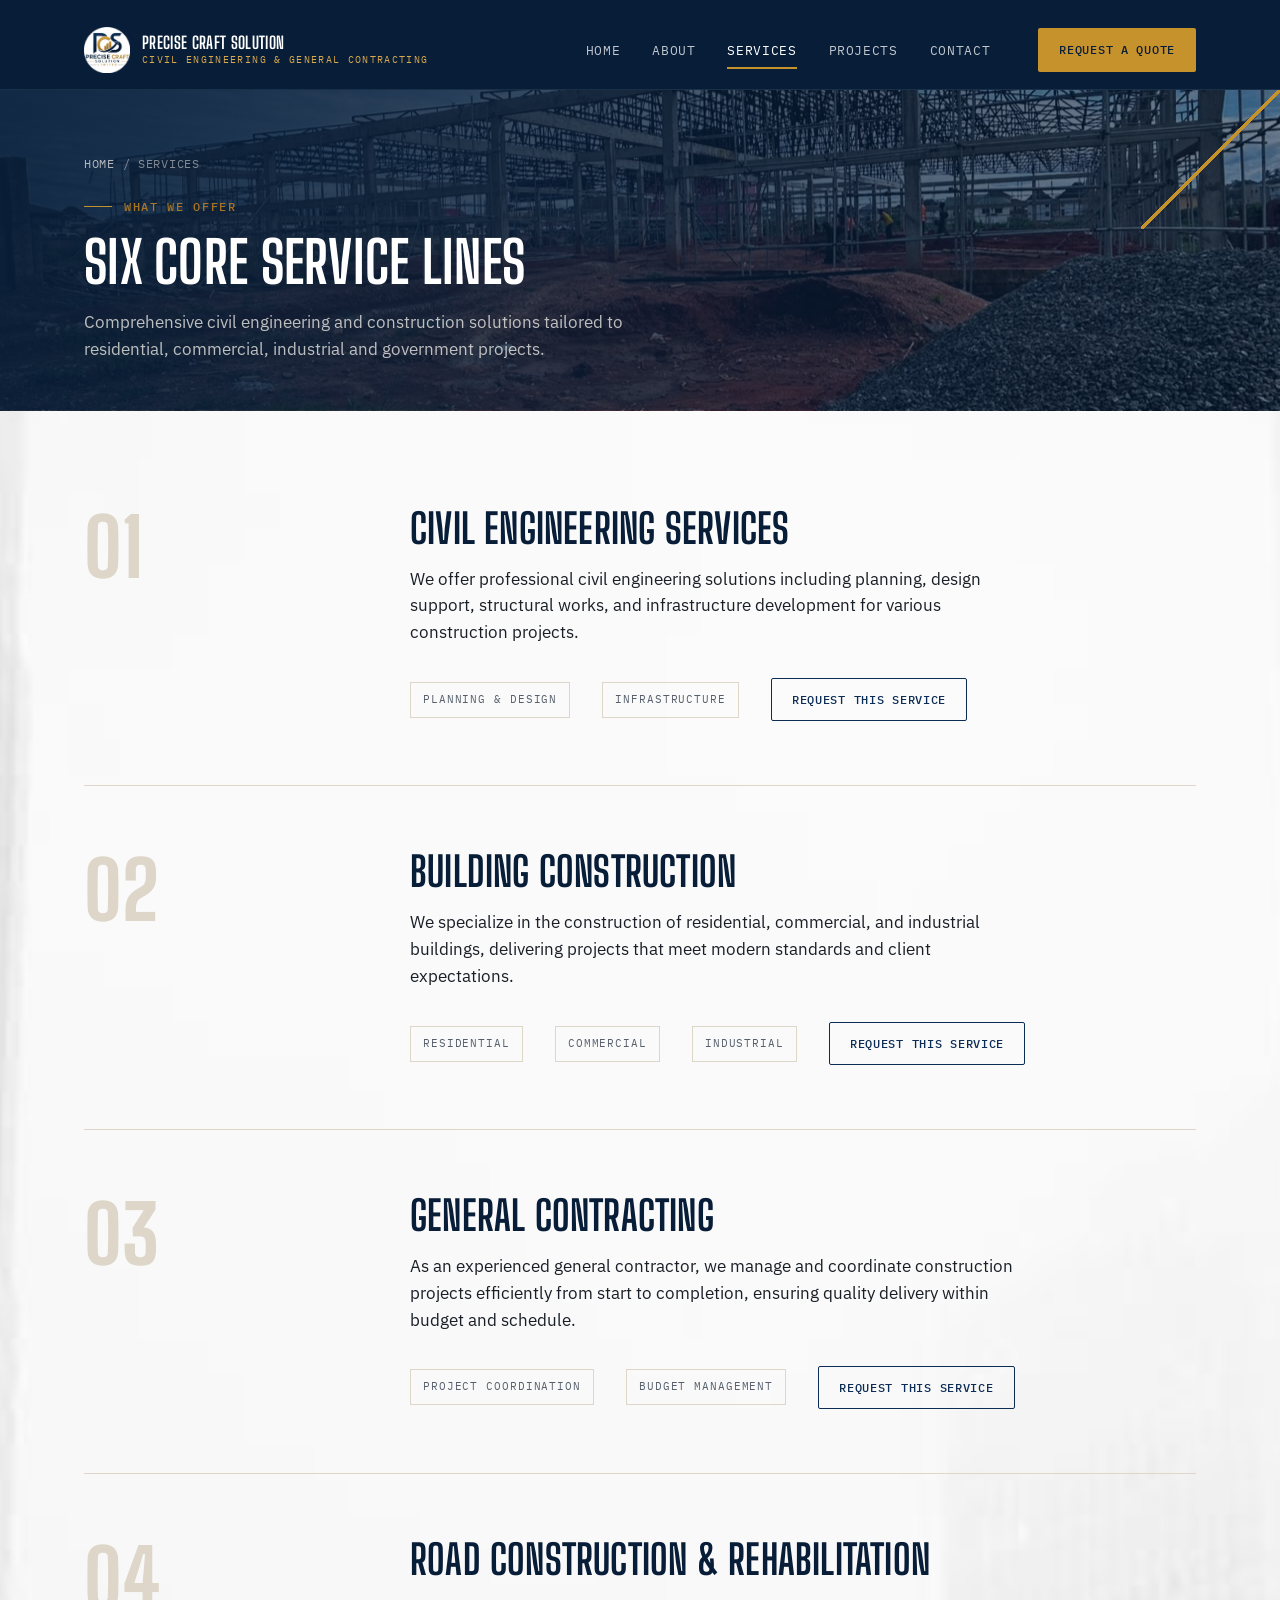
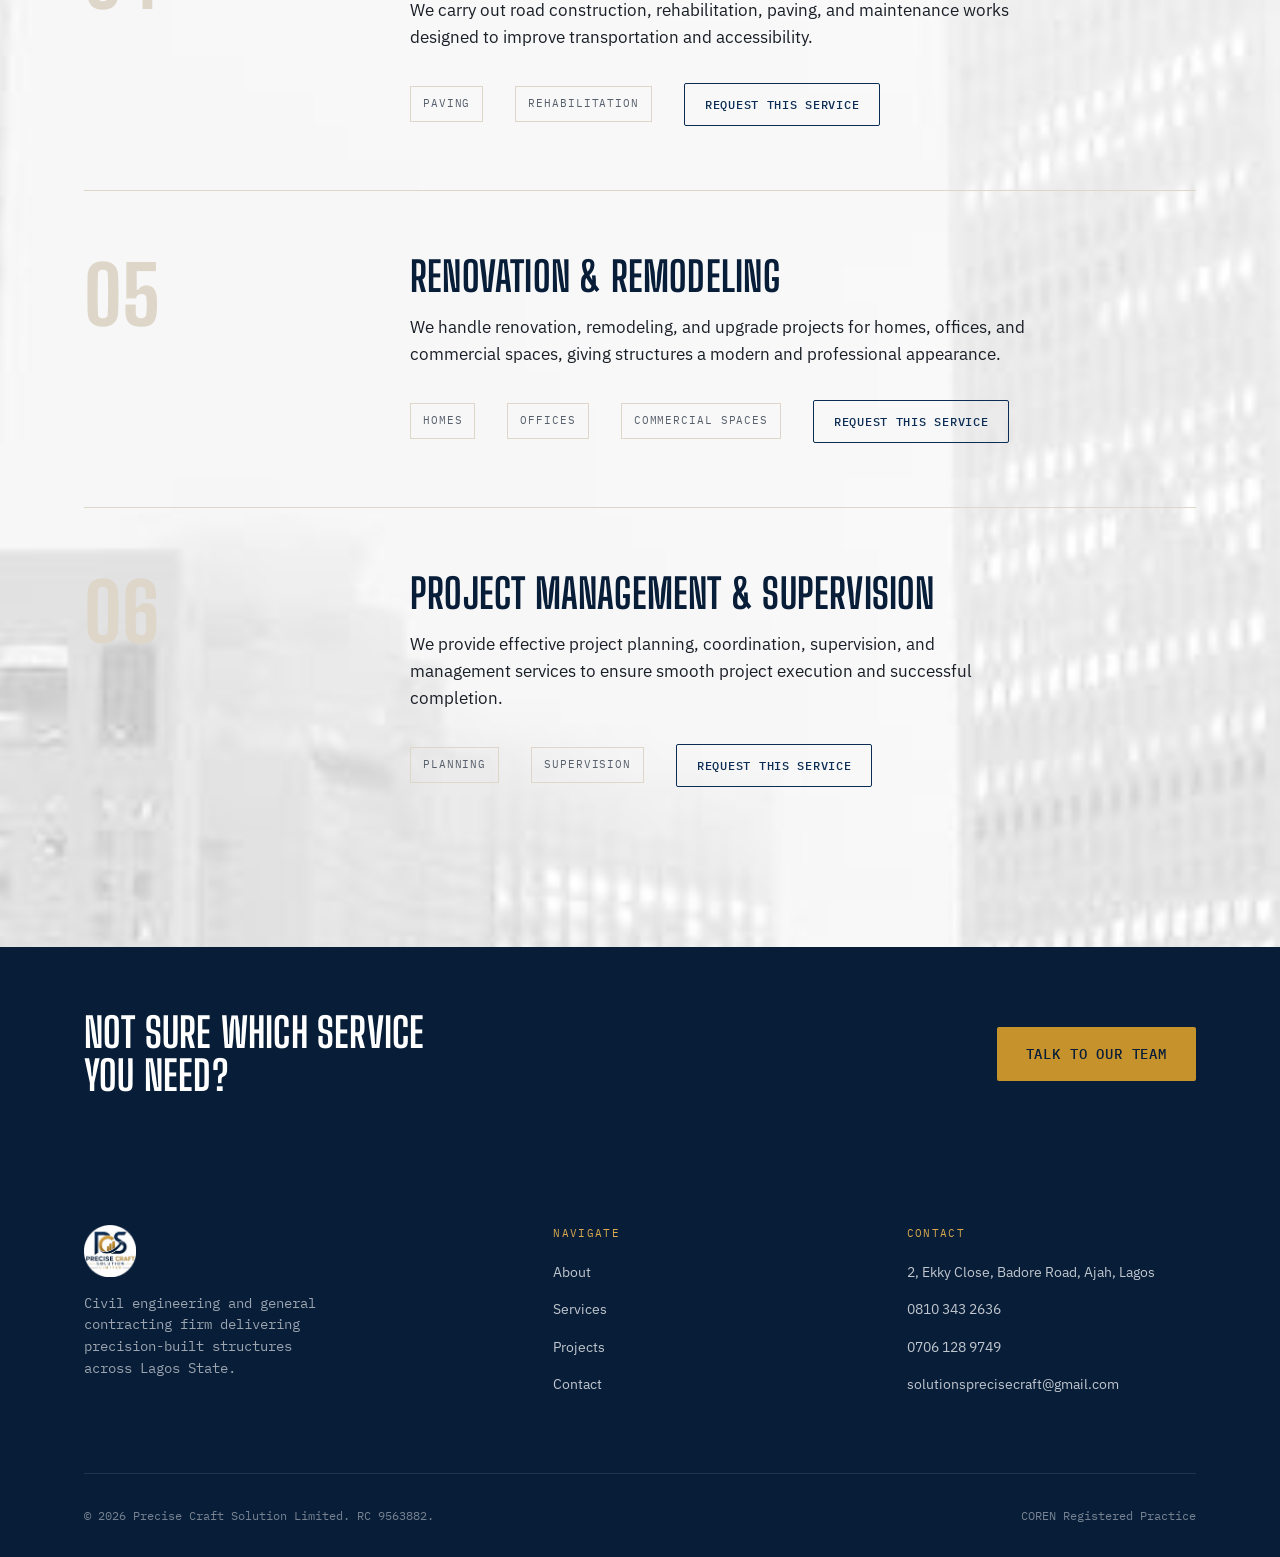
<file: services.html>
<!DOCTYPE html>
<html lang="en" class="no-js">
<head>
  <script>document.documentElement.classList.replace('no-js','js');</script>
  <meta charset="UTF-8">
  <meta name="viewport" content="width=device-width, initial-scale=1.0">
  <title>Our Services | Precise Craft Solution Limited</title>
  <meta name="description" content="Civil engineering, building construction, general contracting, road construction, renovation and project management services from Precise Craft Solution Limited.">

   <meta
      property="og:title"
      content="Precise Craft Solution Limited | Civil Engineering & General Contracting"
    />
    <meta
      property="og:description"
      content="Precise Craft Solution Limited is a COREN-registered civil engineering and general contracting firm delivering building construction, road works, renovation and project management across Lagos"
    />
    <link rel="canonical" href="https://precisecraftsolution.com.ng/">
     <meta property="og:image" content="https://precisecraftsolution.com.ng/assets/images/logo.png" />
    <meta property="og:url" content="https://precisecraftsolution.com.ng" />
    <meta property="og:type" content="website" />
    <meta name="twitter:card" content="summary_large_image" />

    
  <link rel="preconnect" href="https://fonts.googleapis.com">
  <link rel="preconnect" href="https://fonts.gstatic.com" crossorigin>
  <link href="https://fonts.googleapis.com/css2?family=Big+Shoulders+Display:wght@600;700;800&family=IBM+Plex+Sans:wght@400;500;600&family=IBM+Plex+Mono:wght@400;500&display=swap" rel="stylesheet">
   
    <link rel="icon" type="image/png" sizes="192x192" href="assets/Dsfavicon_io/android-chrome-192x192.png">
    <link rel="icon" type="image/png" sizes="512x512" href="assets/Dsfavicon_io/android-chrome-512x512.png">
   <link rel="apple-touch-icon" sizes="180x180" href="assets/Dsfavicon_io/apple-touch-icon.png">
   <link rel="icon" type="image/png" sizes="32x32" href="assets/Dsfavicon_io/favicon-16x16.png">
   <link rel="icon" type="image/png" sizes="16x16" href="assets/Dsfavicon_io/favicon-32x32.png">
   <link rel="manifest" href="assets/Dsfavicon_io/site.webmanifest">

  <link rel="stylesheet" href="css/variables.css">
  <link rel="stylesheet" href="css/base.css">
  <link rel="stylesheet" href="css/typography.css">
  <link rel="stylesheet" href="css/components.css">
  <link rel="stylesheet" href="css/home.css">
  <link rel="stylesheet" href="css/services.css">
</head>
<body>

   <!-- Page Loader -->
    <div class="page-loader" id="pageLoader">
      <div class="loader-logo"><img src="assets/images/logo.png"></div>
      <div class="loader-bar"><div class="loader-fill"></div></div>
    </div>

  <a href="#main" class="visually-hidden">Skip to main content</a>

  <header class="site-header">
    <div class="container site-header__inner">
      <a href="index.html" class="site-header__brand">
        <img src="assets/images/logo.png" alt="Precise Craft Solution Limited logo">
        <span class="site-header__brand-text">Precise Craft Solution
          <span>Civil Engineering &amp; General Contracting</span>
        </span>
      </a>

      <nav class="site-nav" aria-label="Primary">
        <ul class="site-nav__list">
          <li><a href="index.html">Home</a></li>
          <li><a href="about.html">About</a></li>
          <li><a href="services.html" aria-current="page">Services</a></li>
          <li><a href="capabilities.html">Projects</a></li>
          <li><a href="contact.html">Contact</a></li>
        </ul>
        <a href="contact.html" class="btn btn-primary btn-small">Request a Quote</a>
      </nav>

      <button class="nav-toggle" aria-label="Toggle menu" aria-expanded="false">
        <span></span><span></span><span></span>
      </button>
    </div>
  </header>

  <main id="main">

    <section class="page-hero">
      <div class="container">
        <p class="breadcrumb"><a href="index.html">Home</a> / Services</p>
        <p class="eyebrow">What We Offer</p>
        <h1 class="page-hero__title">Six Core Service Lines</h1>
        <p class="page-hero__lead">Comprehensive civil engineering and construction solutions tailored to residential, commercial, industrial and government projects.</p>
      </div>
    </section>

    <section class="section">
      <div class="container">

        <article class="service-block reveal" id="civil-engineering">
          <div class="service-block__index">01</div>
          <div class="service-block__body">
            <h2>Civil Engineering Services</h2>
            <p class="lead">We offer professional civil engineering solutions including planning, design support, structural works, and infrastructure development for various construction projects.</p>
            <div class="service-block__meta">
              <span class="service-block__tag">Planning &amp; Design</span>
              <span class="service-block__tag">Infrastructure</span>
              <a href="contact.html?service=Civil%20Engineering%20Services" class="btn btn-outline-dark btn-small">Request This Service</a>
            </div>
          </div>
        </article>

        <article class="service-block reveal" id="building-construction">
          <div class="service-block__index">02</div>
          <div class="service-block__body">
            <h2>Building Construction</h2>
            <p class="lead">We specialize in the construction of residential, commercial, and industrial buildings, delivering projects that meet modern standards and client expectations.</p>
            <div class="service-block__meta">
              <span class="service-block__tag">Residential</span>
              <span class="service-block__tag">Commercial</span>
              <span class="service-block__tag">Industrial</span>
              <a href="contact.html?service=Building%20Construction" class="btn btn-outline-dark btn-small">Request This Service</a>
            </div>
          </div>
        </article>

        <article class="service-block reveal" id="general-contracting">
          <div class="service-block__index">03</div>
          <div class="service-block__body">
            <h2>General Contracting</h2>
            <p class="lead">As an experienced general contractor, we manage and coordinate construction projects efficiently from start to completion, ensuring quality delivery within budget and schedule.</p>
            <div class="service-block__meta">
              <span class="service-block__tag">Project Coordination</span>
              <span class="service-block__tag">Budget Management</span>
              <a href="contact.html?service=General%20Contracting" class="btn btn-outline-dark btn-small">Request This Service</a>
            </div>
          </div>
        </article>

        <article class="service-block reveal" id="road-construction">
          <div class="service-block__index">04</div>
          <div class="service-block__body">
            <h2>Road Construction &amp; Rehabilitation</h2>
            <p class="lead">We carry out road construction, rehabilitation, paving, and maintenance works designed to improve transportation and accessibility.</p>
            <div class="service-block__meta">
              <span class="service-block__tag">Paving</span>
              <span class="service-block__tag">Rehabilitation</span>
              <a href="contact.html?service=Road%20Construction%20%26%20Rehabilitation" class="btn btn-outline-dark btn-small">Request This Service</a>
            </div>
          </div>
        </article>

        <article class="service-block reveal" id="renovation-remodeling">
          <div class="service-block__index">05</div>
          <div class="service-block__body">
            <h2>Renovation &amp; Remodeling</h2>
            <p class="lead">We handle renovation, remodeling, and upgrade projects for homes, offices, and commercial spaces, giving structures a modern and professional appearance.</p>
            <div class="service-block__meta">
              <span class="service-block__tag">Homes</span>
              <span class="service-block__tag">Offices</span>
              <span class="service-block__tag">Commercial Spaces</span>
              <a href="contact.html?service=Renovation%20%26%20Remodeling" class="btn btn-outline-dark btn-small">Request This Service</a>
            </div>
          </div>
        </article>

        <article class="service-block reveal" id="project-management">
          <div class="service-block__index">06</div>
          <div class="service-block__body">
            <h2>Project Management &amp; Supervision</h2>
            <p class="lead">We provide effective project planning, coordination, supervision, and management services to ensure smooth project execution and successful completion.</p>
            <div class="service-block__meta">
              <span class="service-block__tag">Planning</span>
              <span class="service-block__tag">Supervision</span>
              <a href="contact.html?service=Project%20Management%20%26%20Supervision" class="btn btn-outline-dark btn-small">Request This Service</a>
            </div>
          </div>
        </article>

      </div>
    </section>

    <section class="cta-band">
      <div class="container cta-band__inner">
        <h2>Not Sure Which Service You Need?</h2>
        <a href="contact.html" class="btn btn-primary">Talk To Our Team</a>
      </div>
    </section>

  </main>

  <footer class="site-footer">
    <div class="container">
      <div class="footer-grid">
        <div>
          <img src="assets/images/logo.png" alt="Precise Craft Solution Limited" style="height:52px;width:52px;">
          <p class="footer-brand__text">Civil engineering and general contracting firm delivering precision-built structures across Lagos State.</p>
        </div>
        <div>
          <p class="footer-heading">Navigate</p>
          <ul class="footer-list">
            <li><a href="about.html">About</a></li>
            <li><a href="services.html">Services</a></li>
            <li><a href="capabilities.html">Projects</a></li>
            <li><a href="contact.html">Contact</a></li>
          </ul>
        </div>
        <div>
          <p class="footer-heading">Contact</p>
          <ul class="footer-list">
            <li><span>2, Ekky Close, Badore Road, Ajah, Lagos</span></li>
            <li><a href="https://wa.me/2348103432636">0810 343 2636</a></li>
            <li><a href="tel:+2347061289749" target="_blank">0706 128 9749</a></li>
            <li><a href="mailto:solutionsprecisecraft@gmail.com">solutionsprecisecraft@gmail.com</a></li>
          </ul>
        </div>
      </div>
      <div class="footer-bottom">
        <span>&copy; 2026 Precise Craft Solution Limited. RC 9563882.</span>
        <span>COREN Registered Practice</span>
      </div>
    </div>
  </footer>

  <script src="js/main.js"></script>
</body>
</html>
</file>
<file: css/variables.css>
/* ==========================================================================
   PRECISE CRAFT SOLUTION LIMITED — Design Tokens
   Brand colors extracted directly from company logo.
   ========================================================================== */

:root {

  /* ---- Color: Navy (primary, dominant) ---- */
  --navy-900: #071D38;   /* deepest — dark section backgrounds */
  --navy-800: #0B2C54;   /* brand primary — logo navy */
  --navy-700: #123A6B;   /* hover / lighter surface on dark */
  --navy-600: #1D4E86;   /* links on dark, mid accents */

  /* ---- Color: Gold (accent — used sparingly) ---- */
  --gold-600: #A97423;   /* deep gold — text-on-light emphasis */
  --gold-500: #C6922C;   /* brand primary gold */
  --gold-400: #D9A94E;   /* lighter gold — hover states */
  --gold-100: #F3E4C6;   /* faint gold wash — badges, tints */

  /* ---- Color: Neutrals (warm, not clinical) ---- */
  --concrete-100: #F6F3EE; /* page background — warm off-white */
  --concrete-200: #EDE8DF; /* section alternation */
  --concrete-300: #DDD6C9; /* borders, hairlines */
  --steel-400: #8B93A0;    /* secondary neutral, muted labels */
  --steel-600: #565F6B;    /* body text on light, secondary */
  --ink-900: #1A1F27;      /* primary text — warm near-black */

  /* ---- Color: Surface / Utility ---- */
  --white: #FFFFFF;
  --success: #2F6B4F;
  --error: #A63A3A;

  /* ---- Typography ---- */
  --font-display: 'Big Shoulders Display', sans-serif;
  --font-body: 'IBM Plex Sans', sans-serif;
  --font-mono: 'IBM Plex Mono', monospace;

  /* Type scale (fluid via clamp) */
  --text-display: clamp(2.75rem, 6vw, 5.5rem);
  --text-h1: clamp(2.25rem, 4.5vw, 3.75rem);
  --text-h2: clamp(1.75rem, 3.2vw, 2.75rem);
  --text-h3: clamp(1.35rem, 2.2vw, 1.75rem);
  --text-h4: clamp(1.1rem, 1.5vw, 1.35rem);
  --text-body-lg: clamp(1.05rem, 1.3vw, 1.2rem);
  --text-body: 1rem;
  --text-small: 0.875rem;
  --text-caption: 0.75rem;

  /* ---- Spacing (8pt grid) ---- */
  --space-1: 4px;
  --space-2: 8px;
  --space-3: 12px;
  --space-4: 16px;
  --space-5: 24px;
  --space-6: 32px;
  --space-7: 48px;
  --space-8: 64px;
  --space-9: 96px;
  --space-10: 128px;

  /* ---- Layout ---- */
  --container-max: 1240px;
  --container-pad: clamp(20px, 5vw, 64px);

  /* ---- Radius (minimal — this brand is angular, not soft) ---- */
  --radius-sm: 2px;
  --radius-md: 4px;

  /* ---- Shadow (subtle, elevation not decoration) ---- */
  --shadow-sm: 0 1px 3px rgba(7, 29, 56, 0.08);
  --shadow-md: 0 4px 16px rgba(7, 29, 56, 0.10);
  --shadow-lg: 0 12px 32px rgba(7, 29, 56, 0.14);

  /* ---- Motion ---- */
  --ease: cubic-bezier(0.4, 0, 0.2, 1);
  --duration-fast: 150ms;
  --duration-base: 250ms;
  --duration-slow: 400ms;
}
</file>
<file: css/base.css>
/* ==========================================================================
   Base — reset & foundational element styles
   ========================================================================== */

*, *::before, *::after {
  box-sizing: border-box;
  margin: 0;
  padding: 0;
}

html {
  scroll-behavior: smooth;
  -webkit-text-size-adjust: 100%;
}

@media (prefers-reduced-motion: reduce) {
  html {
    scroll-behavior: auto;
  }
  *, *::before, *::after {
    animation-duration: 0.01ms !important;
    animation-iteration-count: 1 !important;
    transition-duration: 0.01ms !important;
    scroll-behavior: auto !important;
  }
}

body {
  font-family: var(--font-body);
  font-size: var(--text-body);
  line-height: 1.6;
  color: var(--ink-900);
  background-image: url(../assets/images/site-progress.jpeg);
  background-position: center;
  background-size:cover;
  -webkit-font-smoothing: antialiased;
  overflow-x: hidden;
}

img, picture, svg {
  display: block;
  max-width: 100%;
  height: auto;
}

a {
  color: inherit;
  text-decoration: none;
}

button {
  font-family: inherit;
  cursor: pointer;
  border: none;
  background: none;
}

ul, ol {
  list-style: none;
}

input, textarea, select, button {
  font-family: inherit;
  font-size: inherit;
}

/* Visible focus states — accessibility non-negotiable */
a:focus-visible,
button:focus-visible,
input:focus-visible,
textarea:focus-visible,
select:focus-visible {
  outline: 2px solid var(--gold-500);
  outline-offset: 3px;
}

/* Layout utility */
.container {
  max-width: var(--container-max);
  margin-inline: auto;
  padding-inline: var(--container-pad);
}

.visually-hidden {
  position: absolute;
  width: 1px;
  height: 1px;
  overflow: hidden;
  clip: rect(0, 0, 0, 0);
  white-space: nowrap;
}

section {
  position: relative;
}

.page-loader {
  position: fixed;
  inset: 0;
  z-index: 99999;
  background: var(--navy-900);
  display: flex;
  flex-direction: column;
  align-items: center;
  justify-content: center;
  gap: 1.5rem;
  transition:
    opacity 0.5s ease,
    visibility 0.5s ease;
}

.page-loader.hidden {
  opacity: 0;
  visibility: hidden;
}

.loader-logo {
  font-family: var(--font-body);
  font-size: 1.8rem;
  font-weight: 700;
  color: var(--text-primary);
  letter-spacing: -0.02em;
}

.loader-logo img {
  width:auto ;
  height: 56px;
}

.loader-bar {
  width: 160px;
  height: 2px;
  background: var(--concrete-100);
  border-radius: 999px;
  overflow: hidden;
}

.loader-fill {
  height: 100%;
  width: 0%;
  background: var(--navy-600);
  border-radius: 999px;
  animation: loaderFill 1.4s cubic-bezier(0.4, 0, 0.2, 1) forwards;
}

@keyframes loaderFill {
  0% {
    width: 0%;
  }
  60% {
    width: 80%;
  }
  100% {
    width: 100%;
  }
}
</file>
<file: css/typography.css>
/* ==========================================================================
   Typography
   ========================================================================== */

h1, h2, h3, h4 {
  font-family: var(--font-display);
  font-weight: 700;
  line-height: 1.05;
  letter-spacing: 0.005em;
  color: var(--navy-900);
  text-transform: uppercase;
}

h1 { font-size: var(--text-h1); }
h2 { font-size: var(--text-h2); }
h3 { font-size: var(--text-h3); }
h4 { font-size: var(--text-h4); font-weight: 600; }

.display {
  font-family: var(--font-display);
  font-size: var(--text-display);
  font-weight: 800;
  line-height: 0.95;
  letter-spacing: 0.005em;
  text-transform: uppercase;
  color: var(--navy-900);
}

p {
  color: var(--steel-600);
  max-width: 62ch;
}

p.lead {
  font-size: var(--text-body-lg);
  color: var(--ink-900);
}

/* Eyebrow / kicker — spec-sheet style label above headings */
.eyebrow {
  font-family: var(--font-mono);
  font-size: var(--text-caption);
  font-weight: 500;
  letter-spacing: 0.14em;
  text-transform: uppercase;
  color: var(--gold-600);
  display: flex;
  align-items: center;
  gap: var(--space-3);
  margin-bottom: var(--space-4);
}

.eyebrow::before {
  content: '';
  width: 28px;
  height: 1px;
  background: var(--gold-500);
  flex-shrink: 0;
}

/* Mono / data style — used for credentials, numbers, reference codes */
.mono {
  font-family: var(--font-mono);
  letter-spacing: 0.02em;
}

.text-navy { color: var(--navy-800); }
.text-gold { color: var(--gold-600); }
.text-steel { color: var(--steel-600); }
.text-on-dark { color: var(--concrete-100); }
.text-on-dark p { color: rgba(246, 243, 238, 0.75); }
.text-on-dark h1, .text-on-dark h2, .text-on-dark h3, .text-on-dark h4, .text-on-dark .display {
  color: var(--white);
}

@media (max-width: 640px) {
  p { max-width: none; }
}
</file>
<file: css/components.css>
/* ==========================================================================
   Components
   ========================================================================== */

/* ---- Buttons ---- */
.btn {
  display: inline-flex;
  align-items: center;
  gap: var(--space-3);
  font-family: var(--font-mono);
  font-size: var(--text-small);
  font-weight: 500;
  letter-spacing: 0.06em;
  text-transform: uppercase;
  padding: 15px 28px;
  border: 1px solid transparent;
  border-radius: var(--radius-sm);
  transition: background-color var(--duration-base) var(--ease),
              color var(--duration-base) var(--ease),
              border-color var(--duration-base) var(--ease),
              transform var(--duration-fast) var(--ease);
  white-space: nowrap;
}

.btn:active { transform: translateY(1px); }

.btn-primary {
  background: var(--gold-500);
  color: var(--navy-900);
}
.btn-primary:hover { background: var(--gold-400); }

.btn-outline-light {
  background: transparent;
  color: var(--white);
  border-color: rgba(255, 255, 255, 0.4);
}
.btn-outline-light:hover {
  border-color: var(--gold-500);
  color: var(--gold-400);
}

.btn-outline-dark {
  background: transparent;
  color: var(--navy-800);
  border-color: var(--navy-800);
}
.btn-outline-dark:hover {
  background: var(--navy-800);
  color: var(--white);
}

.btn-small {
  padding: 11px 20px;
  font-size: 0.75rem;
}

.btn svg {
  width: 14px;
  height: 14px;
  transition: transform var(--duration-base) var(--ease);
}
.btn:hover svg {
  transform: translateX(3px);
}

/* ---- Title Block (signature element) ----
   Modeled on the stamped info block found on real engineering drawings.
   Used to carry credentials wherever trust needs reinforcing. */
.title-block {
  font-family: var(--font-mono);
  font-size: var(--text-caption);
  border: 1px solid rgba(255, 255, 255, 0.2);
  display: grid;
  grid-template-columns: repeat(3, auto);
}

.title-block__cell {
  padding: var(--space-3) var(--space-4);
  border-right: 1px solid rgba(255, 255, 255, 0.2);
}
.title-block__cell:last-child { border-right: none; }

.title-block__label {
  display: block;
  text-transform: uppercase;
  letter-spacing: 0.1em;
  color: var(--gold-400);
  font-size: 0.65rem;
  margin-bottom: 2px;
}

.title-block__value {
  color: var(--white);
  font-size: 0.8rem;
}

.title-block--light {
  border-color: var(--concrete-300);
}
.title-block--light .title-block__cell {
  border-color: var(--concrete-300);
}
.title-block--light .title-block__label {
  color: var(--gold-600);
}
.title-block--light .title-block__value {
  color: var(--navy-900);
}

@media (max-width: 640px) {
  .title-block {
    grid-template-columns: 1fr;
  }
  .title-block__cell {
    border-right: none;
    border-bottom: 1px solid rgba(255, 255, 255, 0.2);
  }
  .title-block--light .title-block__cell {
    border-bottom: 1px solid var(--concrete-300);
  }
  .title-block__cell:last-child { border-bottom: none; }
}

/* ---- Inner Page Hero (About / Services / Capabilities / Contact) ---- */
.page-hero {
  background-color: var(--navy-900);
background-image:
  linear-gradient(90deg, rgba(7, 29, 56, 0.92) 0%, rgba(7, 29, 56, 0.78) 45%, rgba(7, 29, 56, 0.55) 100%),
  url('../assets/images/works/IMG-20261025-WA0108.jpg');
background-size: cover;
background-position: center;
background-repeat: no-repeat;

  padding-block: var(--space-8) var(--space-7);
  position: relative;
  overflow: hidden;
}

.page-hero::after {
  content: '';
  position: absolute;
  top: -1px;
  right: -1px;
  width: 140px;
  height: 140px;
  background: linear-gradient(135deg, transparent 49%, var(--gold-500) 49%, var(--gold-500) 51%, transparent 51%);
  pointer-events: none;
}

.page-hero__title {
  color: var(--white);
  max-width: 20ch;
}

.page-hero__lead {
  color: rgba(246, 243, 238, 0.75);
  font-size: var(--text-body-lg);
  max-width: 58ch;
  margin-top: var(--space-4);
}

.breadcrumb {
  font-family: var(--font-mono);
  font-size: 0.75rem;
  letter-spacing: 0.06em;
  text-transform: uppercase;
  color: rgba(246, 243, 238, 0.5);
  margin-bottom: var(--space-5);
}
.breadcrumb a { color: rgba(246, 243, 238, 0.7); }
.breadcrumb a:hover { color: var(--gold-400); }

/* ---- Section spacing shared across inner pages ---- */
.section {
  padding-block: var(--space-9);
}
.section--tight {
  padding-block: var(--space-7);
}
.section--alt {
  background: var(--concrete-200);
}
.section__header {
  max-width: 70ch;
  margin-bottom: var(--space-8);
}

.site-header {
  position: sticky;
  top: 0;
  z-index: 100;
  background: var(--navy-900);
  border-bottom: 1px solid rgba(255, 255, 255, 0.08);
  height: 90px;
  padding-top: 15px;
}

.site-header__inner {
  display: flex;
  align-items: center;
  justify-content: space-between;
  padding-block: var(--space-3);
}

.site-header__brand {
  display: flex;
  align-items: center;
  gap: var(--space-3);
}

.site-header__brand img {
  height: 46px;
  width: 46px;
}

.site-header__brand-text {
  font-family: var(--font-display);
  font-size: 1.05rem;
  font-weight: 700;
  letter-spacing: 0.02em;
  text-transform: uppercase;
  color: var(--white);
  line-height: 1.1;
}

.site-header__brand-text span {
  display: block;
  font-family: var(--font-mono);
  font-size: 0.6rem;
  font-weight: 400;
  letter-spacing: 0.14em;
  color: var(--gold-400);
  text-transform: uppercase;
  margin-top: 2px;
}

.site-nav {
  display: flex;
  align-items: center;
  gap: var(--space-7);
}

.site-nav__list {
  display: flex;
  gap: var(--space-6);
}

.site-nav__list a {
  font-family: var(--font-mono);
  font-size: 0.8rem;
  letter-spacing: 0.05em;
  text-transform: uppercase;
  color: rgba(255, 255, 255, 0.75);
  padding-block: var(--space-2);
  position: relative;
  transition: color var(--duration-base) var(--ease);
}

.site-nav__list a:hover,
.site-nav__list a[aria-current="page"] {
  color: var(--white);
}

.site-nav__list a[aria-current="page"]::after {
  content: '';
  position: absolute;
  left: 0;
  bottom: -2px;
  width: 100%;
  height: 2px;
  background: var(--gold-500);
}

.nav-toggle {
  display: none;
  flex-direction: column;
  gap: 5px;
  padding: var(--space-2);
}
.nav-toggle span {
  width: 22px;
  height: 2px;
  background: var(--white);
  transition: transform var(--duration-base) var(--ease), opacity var(--duration-base) var(--ease);
}
.nav-toggle[aria-expanded="true"] span:nth-child(1) { transform: translateY(7px) rotate(45deg); }
.nav-toggle[aria-expanded="true"] span:nth-child(2) { opacity: 0; }
.nav-toggle[aria-expanded="true"] span:nth-child(3) { transform: translateY(-7px) rotate(-45deg); }

@media (max-width: 860px) {
  .site-nav {
    position: fixed;
    inset: 0 0 0 30%;
    top: 74px;
    background: var(--navy-900);
    flex-direction: column;
    align-items: flex-start;
    padding: var(--space-7) var(--space-5);
    transform: translateX(100%);
    transition: transform var(--duration-slow) var(--ease);
    border-left: 1px solid rgba(255, 255, 255, 0.1);
  }
  .site-nav.is-open {
    transform: translateX(0);
  }
  .site-nav__list {
    flex-direction: column;
    gap: var(--space-5);
    width: 100%;
  }
  .site-nav .btn {
    margin-top: var(--space-6);
    width: 100%;
    justify-content: center;
  }
  .nav-toggle {
    display: flex;
  }
}
@media (max-width: 940px) {
  .hero {
    background-image:
      linear-gradient(rgba(7, 29, 56, 0.86), rgba(7, 29, 56, 0.86)),
      url('../assets/images/works/IMG-20261025-WA0118.jpg');
  }
}

/* ---- Cards ---- */
.card {
  background: var(--white);
  border: 1px solid var(--concrete-300);
  padding: var(--space-6);
  transition: border-color var(--duration-base) var(--ease),
              transform var(--duration-base) var(--ease),
              box-shadow var(--duration-base) var(--ease);
}

.card:hover {
  border-color: var(--gold-500);
  transform: translateY(-4px);
  box-shadow: var(--shadow-md);
}

.card__index {
  font-family: var(--font-mono);
  font-size: 0.75rem;
  color: var(--gold-600);
  letter-spacing: 0.08em;
  margin-bottom: var(--space-4);
}

.card__title {
  font-size: var(--text-h4);
  margin-bottom: var(--space-3);
}

.card__text {
  font-size: var(--text-small);
  margin-bottom: var(--space-5);
}

/* ---- Footer ---- */
.site-footer {
  background: var(--navy-900);
  color: var(--concrete-100);
  padding-block: var(--space-8) var(--space-6);
}

.footer-grid {
  display: grid;
  grid-template-columns: 1.4fr 1fr 1fr;
  gap: var(--space-8);
  padding-bottom: var(--space-8);
  border-bottom: 1px solid rgba(255, 255, 255, 0.1);
}

.footer-brand__text {
  font-family: var(--font-mono);
  font-size: 0.85rem;
  color: rgba(255, 255, 255, 0.6);
  margin-top: var(--space-4);
  max-width: 32ch;
}

.footer-heading {
  font-family: var(--font-mono);
  font-size: 0.7rem;
  letter-spacing: 0.12em;
  text-transform: uppercase;
  color: var(--gold-400);
  margin-bottom: var(--space-4);
}

.footer-list li {
  margin-bottom: var(--space-3);
}

.footer-list a,
.footer-list span {
  font-size: 0.9rem;
  color: rgba(255, 255, 255, 0.75);
}

.footer-list a:hover {
  color: var(--gold-400);
}

.footer-bottom {
  display: flex;
  justify-content: space-between;
  align-items: center;
  padding-top: var(--space-6);
  font-family: var(--font-mono);
  font-size: 0.75rem;
  color: rgba(255, 255, 255, 0.45);
  flex-wrap: wrap;
  gap: var(--space-3);
}

@media (max-width: 860px) {
  .footer-grid {
    grid-template-columns: 1fr;
    gap: var(--space-6);
  }
}

/* ---- Form elements ---- */
.field {
  margin-bottom: var(--space-5);
}

.field label {
  display: block;
  font-family: var(--font-mono);
  font-size: 0.75rem;
  letter-spacing: 0.06em;
  text-transform: uppercase;
  color: var(--navy-800);
  margin-bottom: var(--space-2);
}

.field input,
.field textarea,
.field select {
  width: 100%;
  padding: 14px 16px;
  background: var(--white);
  border: 1px solid var(--concrete-300);
  border-radius: var(--radius-sm);
  color: var(--ink-900);
  transition: border-color var(--duration-base) var(--ease);
}

.field input:focus,
.field textarea:focus,
.field select:focus {
  border-color: var(--gold-500);
  outline: none;
}

.field textarea {
  resize: vertical;
  min-height: 140px;
}
</file>
<file: css/home.css>
/* ==========================================================================
   Home Page Sections
   ========================================================================== */

/* ---- Hero ---- */
.hero {
  background-color: var(--navy-900);
background-image:
  linear-gradient(90deg, rgba(7, 29, 56, 0.92) 0%, rgba(7, 29, 56, 0.78) 45%, rgba(7, 29, 56, 0.55) 100%),
  url('../assets/images/works/IMG-20261025-WA0108.jpg');
background-size: cover;
background-position: center;
background-repeat: no-repeat;

  padding-top: var(--space-9);
  padding-bottom: var(--space-9);
  position: relative;
  overflow: hidden;
}

.hero::before {
  content: '';
  position: absolute;
  top: -1px;
  right: -1px;
  width: 220px;
  height: 220px;
  background: linear-gradient(135deg, transparent 49.3%, var(--gold-500) 49.3%, var(--gold-500) 50.7%, transparent 50.7%);
  pointer-events: none;
}

.hero::after {
  content: '';
  position: absolute;
  top: 0;
  right: 0;
  width: 1px;
  height: 100%;
  background: rgba(201, 146, 44, 0.15);
  pointer-events: none;
}

.hero__grid {
  display: grid;
  grid-template-columns: 1.3fr 0.9fr;
  gap: var(--space-9);
  align-items: end;
}

.hero__headline {
  font-size: var(--text-display);
  color: var(--white);
  margin-bottom: var(--space-6);
}

.hero__headline em {
  font-style: normal;
  color: var(--gold-500);
}

.hero__lead {
  font-size: var(--text-body-lg);
  color: rgba(246, 243, 238, 0.8);
  margin-bottom: var(--space-7);
  max-width: 46ch;
}

.hero__actions {
  display: flex;
  gap: var(--space-4);
  margin-bottom: var(--space-8);
  flex-wrap: wrap;
}

.hero__panel {
  border-left: 2px solid var(--gold-500);
  padding-left: var(--space-6);
}

.hero__panel-label {
  font-family: var(--font-mono);
  font-size: 0.7rem;
  letter-spacing: 0.12em;
  text-transform: uppercase;
  color: var(--gold-400);
  margin-bottom: var(--space-4);
}

.hero__panel-list li {
  font-family: var(--font-body);
  color: rgba(246, 243, 238, 0.85);
  font-size: 0.95rem;
  padding-block: var(--space-3);
  border-bottom: 1px solid rgba(255, 255, 255, 0.1);
  display: flex;
  justify-content: space-between;
  gap: var(--space-4);
}

.hero__panel-list li:last-child { border-bottom: none; }

.hero__panel-list span:last-child {
  font-family: var(--font-mono);
  color: var(--white);
  text-align: right;
}

@media (max-width: 940px) {
  .hero__grid {
    grid-template-columns: 1fr;
    gap: var(--space-7);
  }
  .hero::before { width: 100%; opacity: 0.2; }
}

/* ---- Intro / About preview ---- */
.intro {
  padding-block: var(--space-9);
}

.intro__grid {
  display: grid;
  grid-template-columns: 0.9fr 1.1fr;
  gap: var(--space-9);
}

.intro__media {
  position: relative;
}

.intro__media img {
  width: 100%;
  aspect-ratio: 4 / 3;
  object-fit: cover;
  object-position: center 65%;
  border-top: 3px solid var(--gold-500);
}

.intro__media-caption {
  display: flex;
  justify-content: space-between;
  padding-block: var(--space-3);
  font-family: var(--font-mono);
  font-size: 0.7rem;
  letter-spacing: 0.06em;
  text-transform: uppercase;
  color: var(--steel-600);
  border-bottom: 1px solid var(--concrete-300);
}

.intro__stats {
  display: grid;
  grid-template-columns: 1fr 1fr;
  gap: var(--space-6);
  margin-top: var(--space-7);
}

.stat__number {
  font-family: var(--font-display);
  font-size: clamp(2rem, 3.5vw, 2.75rem);
  color: var(--navy-800);
  line-height: 1;
}

.stat__label {
  font-family: var(--font-mono);
  font-size: 0.7rem;
  letter-spacing: 0.08em;
  text-transform: uppercase;
  color: var(--steel-600);
  margin-top: var(--space-2);
}
/* ---- Recent Work ---- */
.recent-work {
  padding-block: var(--space-9);
}

.recent-work__header {
  display: flex;
  justify-content: space-between;
  align-items: flex-end;
  gap: var(--space-6);
  margin-bottom: var(--space-7);
  flex-wrap: wrap;
}

.recent-work__grid {
  display: grid;
  grid-template-columns: repeat(3, 1fr);
  gap: var(--space-5);
}

.recent-work__item {
  margin: 0;
  overflow: hidden;
  border-bottom: 3px solid var(--gold-500);
}

.recent-work__item img {
  width: 100%;
  aspect-ratio: 4 / 3;
  object-fit: cover;
  transition: transform var(--duration-slow) var(--ease);
}

.recent-work__item:hover img {
  transform: scale(1.04);
}

@media (max-width: 760px) {
  .recent-work__grid { grid-template-columns: 1fr; }
}

@media (max-width: 860px) {
  .intro__grid { grid-template-columns: 1fr; }
}

/* ---- Services preview grid ---- */
.services-preview {
  background: var(--concrete-200);
  padding-block: var(--space-9);
}

.services-preview__header {
  display: flex;
  justify-content: space-between;
  align-items: flex-end;
  gap: var(--space-6);
  margin-bottom: var(--space-8);
  flex-wrap: wrap;
}

.service-grid {
  display: grid;
  grid-template-columns: repeat(3, 1fr);
  gap: var(--space-5);
}

@media (max-width: 940px) {
  .service-grid { grid-template-columns: 1fr 1fr; }
}
@media (max-width: 640px) {
  .service-grid { grid-template-columns: 1fr; }
}

/* ---- Dark CTA band ---- */
.cta-band {
  background: var(--navy-900);
  padding-block: var(--space-8);
}

.cta-band__inner {
  display: flex;
  justify-content: space-between;
  align-items: center;
  gap: var(--space-6);
  flex-wrap: wrap;
}

.cta-band h2 {
  color: var(--white);
  max-width: 20ch;
}

@media (max-width: 640px) {
  .cta-band__inner { flex-direction: column; align-items: flex-start; }
}
@media (max-width: 940px) {
  .hero {
    background-image:
      linear-gradient(rgba(7, 29, 56, 0.86), rgba(7, 29, 56, 0.86)),
      url('../assets/images/works/IMG-20261025-WA0108.jpg');
  }
}

/* ---- Reveal on scroll ---- */
.reveal {
  opacity: 0;
  transform: translateY(24px);
  transition: opacity 700ms var(--ease), transform 700ms var(--ease);
}
.reveal.is-visible {
  opacity: 1;
  transform: translateY(0);
}

/* If JS never loads, content must not stay permanently hidden */
.no-js .reveal {
  opacity: 1;
  transform: none;
}
</file>
<file: css/about.css>
/* ==========================================================================
   About Page
   ========================================================================== */

/* ---- Mission / Vision ---- */
.mv-grid {
  display: grid;
  grid-template-columns: 1fr 1fr;
  gap: var(--space-6);
}

.mv-panel {
  padding: var(--space-7);
  background: var(--white);
  border-top: 3px solid var(--gold-500);
}

.mv-panel__label {
  font-family: var(--font-mono);
  font-size: 0.7rem;
  letter-spacing: 0.1em;
  text-transform: uppercase;
  color: var(--gold-600);
  margin-bottom: var(--space-4);
}

@media (max-width: 760px) {
  .mv-grid { grid-template-columns: 1fr; }
}

/* ---- Core Values ---- */
.values-grid {
  display: grid;
  grid-template-columns: repeat(5, 1fr);
  gap: var(--space-4);
}

.value-item {
  padding: var(--space-5) var(--space-4);
  border-left: 2px solid var(--concrete-300);
}

.value-item__num {
  font-family: var(--font-mono);
  font-size: 0.75rem;
  color: var(--gold-600);
  margin-bottom: var(--space-3);
}

.value-item h4 {
  margin-bottom: var(--space-2);
  text-transform: none;
}

.value-item p {
  font-size: var(--text-small);
}

@media (max-width: 940px) {
  .values-grid { grid-template-columns: 1fr 1fr; }
}
@media (max-width: 560px) {
  .values-grid { grid-template-columns: 1fr; }
}

/* ---- Team ---- */
.team-grid {
  display: grid;
  grid-template-columns: repeat(2, 1fr);
  gap: var(--space-5);
}

.team-card {
  background: var(--white);
  border: 1px solid var(--concrete-300);
}

.team-card__photo {
  aspect-ratio: 4 / 5;
  background: var(--navy-800);
  background-image: linear-gradient(160deg, var(--navy-800) 0%, var(--navy-700) 100%);
  display: flex;
  align-items: center;
  justify-content: center;
  position: relative;
  overflow: hidden;
}

.team-card__initials {
  font-family: var(--font-display);
  font-size: 3.5rem;
  color: rgba(255, 255, 255, 0.15);
  font-weight: 800;
}

.team-card__photo::after {
  content: '';
  position: absolute;
  bottom: 0; left: 0;
  width: 100%;
  height: 3px;
  background: var(--gold-500);
}

.team-card__body {
  padding: var(--space-5);
}

.team-card__name {
  font-size: var(--text-h4);
  margin-bottom: var(--space-1);
}

.team-card__role {
  font-family: var(--font-mono);
  font-size: 0.75rem;
  letter-spacing: 0.06em;
  text-transform: uppercase;
  color: var(--gold-600);
}

@media (max-width: 940px) {
  .team-grid { grid-template-columns: 1fr 1fr; }
}
@media (max-width: 640px) {
  .team-grid { grid-template-columns: 1fr; }
}
</file>
<file: css/capabilities.css>
/* ==========================================================================
   Capabilities Page
   ========================================================================== */

.capability-grid {
  display: grid;
  grid-template-columns: repeat(2, 1fr);
  gap: var(--space-6);
}

.capability-card {
  background: var(--white);
  border: 1px solid var(--concrete-300);
}

.capability-card__image img{
  aspect-ratio: 16 / 10;
 width: auto;
  height: 800px;
  background:
    repeating-linear-gradient(135deg, var(--concrete-200), var(--concrete-200) 10px, var(--concrete-300) 10px, var(--concrete-300) 11px);
  display: flex;
  flex-direction: column;
  align-items: center;
  justify-content: center;
  gap: var(--space-3);
  border-bottom: 3px solid var(--gold-500);
}
.works-grid {
  display: grid;
  grid-template-columns: repeat(3, 1fr);
  gap: var(--space-5);
}
.work-card {
  margin: 0;
  background: var(--white);
  border: 1px solid var(--concrete-300);
}
.work-card img {
  width: 100%;
  aspect-ratio: 5 / 6;
  object-fit: cover;
  border-bottom: 3px solid var(--gold-500);
}
@media (max-width: 940px) { .works-grid { grid-template-columns: 1fr 1fr; } }
@media (max-width: 560px) { .works-grid { grid-template-columns: 1fr; } }
.capability-card__image span {
  font-family: var(--font-mono);
  font-size: 0.7rem;
  letter-spacing: 0.08em;
  text-transform: uppercase;
  color: var(--steel-600);
}

.capability-card__body {
  padding: var(--space-6);
}

.capability-card__body h3 {
  margin-bottom: var(--space-3);
}

.capability-card__body p {
  font-size: var(--text-small);
}

@media (max-width: 760px) {
  .capability-grid { grid-template-columns: 1fr; }
}

/* ---- Capacity strip ---- */
.capacity-strip {
  display: grid;
  grid-template-columns: repeat(4, 1fr);
  border: 1px solid var(--concrete-300);
}

.capacity-strip__item {
  padding: var(--space-6);
  border-right: 1px solid var(--concrete-300);
}
.capacity-strip__item:last-child { border-right: none; }

.capacity-strip__item h4 {
  text-transform: none;
  margin-bottom: var(--space-2);
}

.capacity-strip__item p {
  font-size: var(--text-small);
}

@media (max-width: 860px) {
  .capacity-strip { grid-template-columns: 1fr 1fr; }
  .capacity-strip__item:nth-child(2) { border-right: none; }
  .capacity-strip__item { border-bottom: 1px solid var(--concrete-300); }
}
@media (max-width: 560px) {
  .capacity-strip { grid-template-columns: 1fr; }
  .capacity-strip__item { border-right: none; }
}
</file>
<file: css/contact.css>
/* ==========================================================================
   Contact Page
   ========================================================================== */

.contact-grid {
  display: grid;
  grid-template-columns: 1fr 1fr;
  gap: var(--space-9);
  align-items: start;
}

.contact-info__item {
  padding-block: var(--space-5);
  border-bottom: 1px solid var(--concrete-300);
}
.contact-info__item:first-child { padding-top: 0; }

.contact-info__label {
  font-family: var(--font-mono);
  font-size: 0.7rem;
  letter-spacing: 0.1em;
  text-transform: uppercase;
  color: var(--gold-600);
  margin-bottom: var(--space-2);
}

.contact-info__value {
  font-size: var(--text-h4);
  font-family: var(--font-body);
  font-weight: 600;
  color: var(--navy-900);
}

.form-row {
  display: grid;
  grid-template-columns: 1fr 1fr;
  gap: var(--space-5);
}

.form-notice {
  display: none;
  padding: var(--space-4) var(--space-5);
  margin-bottom: var(--space-5);
  border-left: 3px solid var(--gold-500);
  background: var(--gold-100);
  font-size: var(--text-small);
}
.form-notice.is-active { display: block; }
.form-notice strong { color: var(--navy-900); }

@media (max-width: 860px) {
  .contact-grid { grid-template-columns: 1fr; gap: var(--space-7); }
  .form-row { grid-template-columns: 1fr; gap: 0; }
}
</file>
<file: css/services.css>
/* ==========================================================================
   Services Page
   ========================================================================== */

.service-block {
  display: grid;
  grid-template-columns: 0.5fr 1.5fr;
  gap: var(--space-8);
  padding-block: var(--space-8);
  border-bottom: 1px solid var(--concrete-300);
  scroll-margin-top: 100px;
}

.service-block:first-child {
  padding-top: 0;
}
.service-block:last-child {
  border-bottom: none;
}

.service-block__index {
  font-family: var(--font-display);
  font-size: 5rem;
  font-weight: 800;
  line-height: 1;
  color: var(--concrete-300);
}

.service-block__body h2 {
  margin-bottom: var(--space-4);
}

.service-block__body p.lead {
  margin-bottom: var(--space-6);
}

.service-block__meta {
  display: flex;
  align-items: center;
  gap: var(--space-6);
  flex-wrap: wrap;
}

.service-block__tag {
  font-family: var(--font-mono);
  font-size: 0.7rem;
  letter-spacing: 0.08em;
  text-transform: uppercase;
  color: var(--steel-600);
  padding: var(--space-2) var(--space-3);
  border: 1px solid var(--concrete-300);
}

@media (max-width: 760px) {
  .service-block {
    grid-template-columns: 1fr;
    gap: var(--space-4);
  }
  .service-block__index {
    font-size: 3rem;
  }
}
</file>
